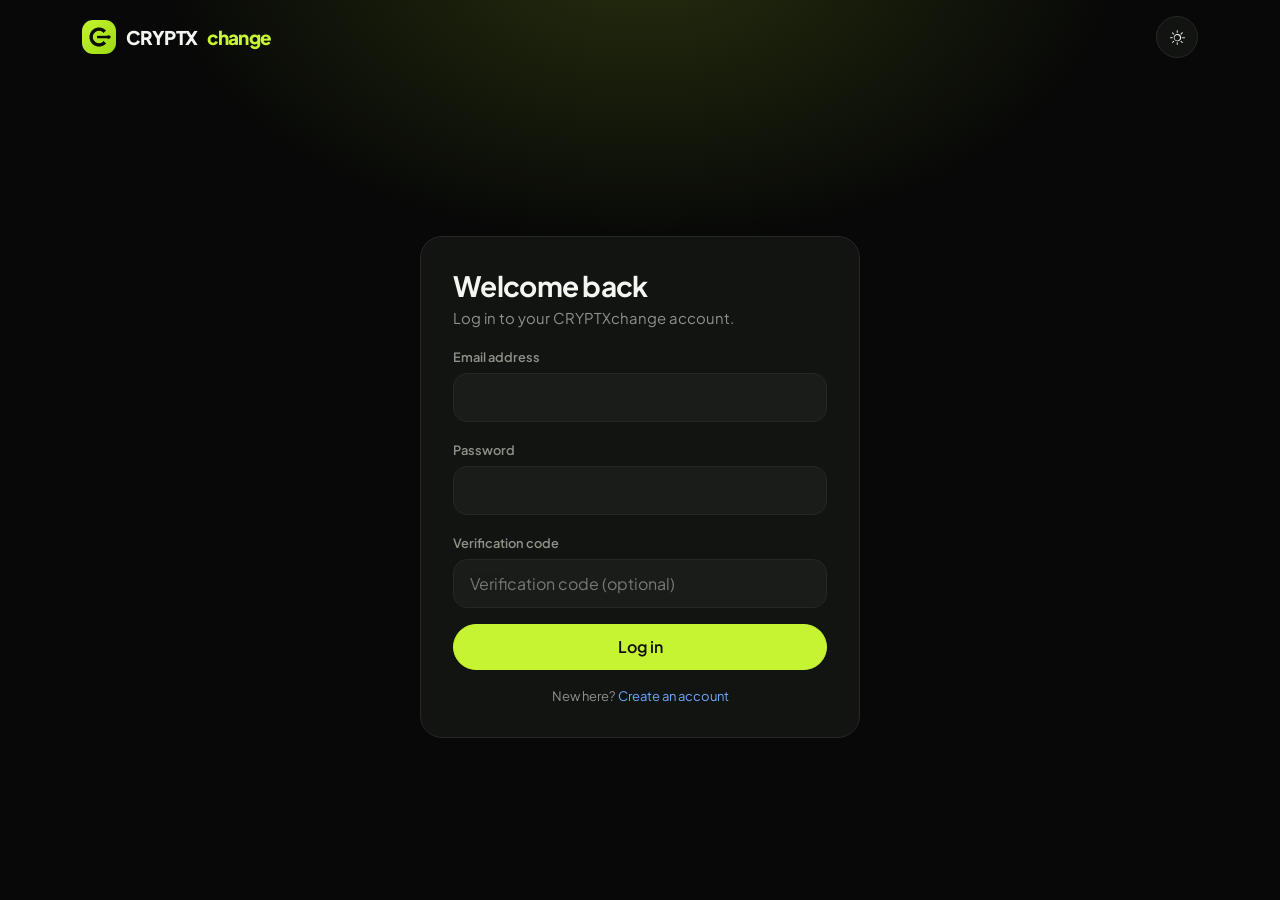
<file: dashboard.html>
<!doctype html><html lang="en" data-bs-theme="dark"><head><meta charset="utf-8"><meta name="viewport" content="width=device-width,initial-scale=1"><title>Dashboard · CRYPTXchange</title><link rel="icon" href="assets/img/favicon.png">
<script>try{document.documentElement.setAttribute('data-bs-theme',localStorage.getItem('cx_theme')||'dark')}catch(e){}</script>
<link rel="preconnect" href="https://fonts.googleapis.com"><link href="https://fonts.googleapis.com/css2?family=Plus+Jakarta+Sans:wght@400;500;600;700;800&display=swap" rel="stylesheet">
<link href="https://cdn.jsdelivr.net/npm/bootstrap@5.3.3/dist/css/bootstrap.min.css" rel="stylesheet">
<link href="https://cdn.jsdelivr.net/npm/bootstrap-icons@1.11.3/font/bootstrap-icons.min.css" rel="stylesheet">
<link href="assets/css/style.css" rel="stylesheet"></head>
<body data-page="dashboard" data-layout="app"><div id="page">
<div class="page-h"><div class="dash-welcome"><h2>Portfolio overview</h2><p>Balances, performance and open positions across your account.</p></div>
<div class="d-flex gap-2 flex-wrap"><a href="deposit.html" class="btn btn-primary"><i class="bi bi-plus-lg me-1"></i>Deposit</a><a href="withdraw.html" class="btn btn-soft">Withdraw</a><a href="spot.html" class="btn btn-soft">Trade</a></div></div>
<div class="dash-grid">
<div class="c3"><div class="cx-card kpi"><span class="icon-box"><i class="bi bi-wallet2"></i></span><div><div class="stat-l">Total balance</div><div class="stat-v" id="dTotal">-</div></div></div></div>
<div class="c3"><div class="cx-card kpi"><span class="icon-box"><i class="bi bi-graph-up-arrow"></i></span><div><div class="stat-l">Portfolio growth</div><div class="stat-v up">+18.4%</div></div></div></div>
<div class="c3"><div class="cx-card kpi"><span class="icon-box"><i class="bi bi-arrow-left-right"></i></span><div><div class="stat-l">Active trades</div><div class="stat-v" id="dTrades">4</div></div></div></div>
<div class="c3"><div class="cx-card kpi"><span class="icon-box"><i class="bi bi-cash-coin"></i></span><div><div class="stat-l">Total profit</div><div class="stat-v">$9,846</div></div></div></div>

<div class="c8"><div class="cx-card"><div class="card-h"><div><h5>Monthly performance</h5><span class="chip-up mt-1"><i class="bi bi-caret-up-fill"></i> +$1,284.20 today</span></div><div class="seg" id="dPerf"><button class="active" data-n="12">12M</button><button data-n="6">6M</button><button data-n="3">3M</button></div></div><canvas class="bar-chart" id="dBars"></canvas><div class="d-flex gap-3 small text-muted mt-2"><span><i class="bi bi-circle-fill up me-1" style="font-size:.6rem"></i>Gained</span><span><i class="bi bi-circle-fill me-1" style="font-size:.6rem;color:var(--surface-3)"></i>Lost</span></div></div></div>
<div class="c4"><div class="cx-card p-0 bn-wrap"><div id="dBanners" class="carousel slide bn-car" data-bs-ride="carousel" data-bs-interval="3800" data-bs-pause="hover" aria-label="Promotions">
<div class="carousel-indicators bn-ind"><button type="button" data-bs-target="#dBanners" data-bs-slide-to="0" class="active" aria-current="true" aria-label="Slide 1"></button><button type="button" data-bs-target="#dBanners" data-bs-slide-to="1" aria-label="Slide 2"></button><button type="button" data-bs-target="#dBanners" data-bs-slide-to="2" aria-label="Slide 3"></button><button type="button" data-bs-target="#dBanners" data-bs-slide-to="3" aria-label="Slide 4"></button></div>
<div class="carousel-inner">
<div class="carousel-item active"><div class="bn bn-stake"><span class="bn-tag">Staking</span><h4>Earn up to <em>18.5% APY</em> on CXT</h4><p>Fixed and flexible plans with loyalty tier boosts.</p><a href="staking.html" class="btn btn-sm bn-btn">Stake now <i class="bi bi-arrow-right ms-1"></i></a></div></div>
<div class="carousel-item"><div class="bn bn-ref"><span class="bn-tag">Referral</span><h4>Invite friends, earn <em>20%</em> for life</h4><p>A share of every trading fee they pay, paid out daily.</p><a href="rewards.html" class="btn btn-sm bn-btn">Invite &amp; earn <i class="bi bi-arrow-right ms-1"></i></a></div></div>
<div class="carousel-item"><div class="bn bn-list"><span class="bn-tag">New listing</span><h4>NOVA Chain <em>lists this week</em></h4><p>Be early. Set a price alert and trade from the first minute.</p><a href="market.html" class="btn btn-sm bn-btn">View market <i class="bi bi-arrow-right ms-1"></i></a></div></div>
<div class="carousel-item"><div class="bn bn-app"><span class="bn-tag">Mobile app</span><h4>Trade anywhere with the <em>CRYPTX app</em></h4><p>Scan the QR on our site for iOS and Android.</p><a href="index.html#app" class="btn btn-sm bn-btn">Get the app <i class="bi bi-arrow-right ms-1"></i></a></div></div>
</div></div></div></div>

<div class="c4"><div class="cx-card"><div class="card-h"><h5>Quick trade</h5></div><div class="seg w-100 mb-3" id="qtSide"><button class="buy active w-50">Buy</button><button class="sell w-50">Sell</button></div>
<label class="form-label">Coin</label><select class="form-select mb-3" id="qtCoin"></select><label class="form-label">Amount (USDT)</label><input type="number" class="form-control mb-2" id="qtAmt" value="100"><div class="small text-muted mb-3">You get about <b class="text-body" id="qtOut">-</b></div><button class="btn btn-up w-100" id="qtBtn">Buy</button></div></div>
<div class="c4"><div class="cx-card"><div class="card-h"><h5>Connected wallets</h5><a href="deposit.html" class="small">Deposit</a></div><div id="dWallets"></div></div></div>
<div class="c4"><div class="card-lime d-flex flex-column"><span class="icon-box mb-3" style="background:rgba(13,15,10,.12);color:var(--on-accent)"><i class="bi bi-piggy-bank"></i></span><h4 class="mb-1">Stake CXT, earn up to 18.5% APY</h4><p class="small mb-3" style="opacity:.75">Fixed plans with loyalty tier boosts. You have staked $8,420 and earned 142.6 CXT so far.</p><div class="small d-flex justify-content-between mb-1"><span>Silver tier</span><b>62% to Gold</b></div><div class="progress mb-3" style="background:rgba(13,15,10,.15)"><div class="progress-bar" style="width:62%;background:var(--on-accent)"></div></div><a href="staking.html" class="btn btn-sm mt-auto align-self-start">Manage staking</a></div></div>

<div class="c7"><div class="cx-card"><div class="card-h"><h5>Market overview</h5><a href="market.html" class="small">View all</a></div><div id="dMarket"></div></div></div>
<div class="c5"><div class="cx-card"><div class="card-h"><h5>Active orders</h5><a href="spot.html" class="small">Trade</a></div><div id="dOrders"></div></div></div>
<div class="c12"><div class="cx-card"><div class="card-h"><h5>Recent activity</h5><a href="history.html" class="small">View history</a></div><div id="dActivity"></div></div></div>
</div>
</div><script src="https://cdn.jsdelivr.net/npm/bootstrap@5.3.3/dist/js/bootstrap.bundle.min.js"></script>
<script src="assets/js/data.js"></script><script src="assets/js/app.js"></script><script src="assets/js/pages.js"></script><script src="assets/js/trade.js"></script></body></html>
</file>
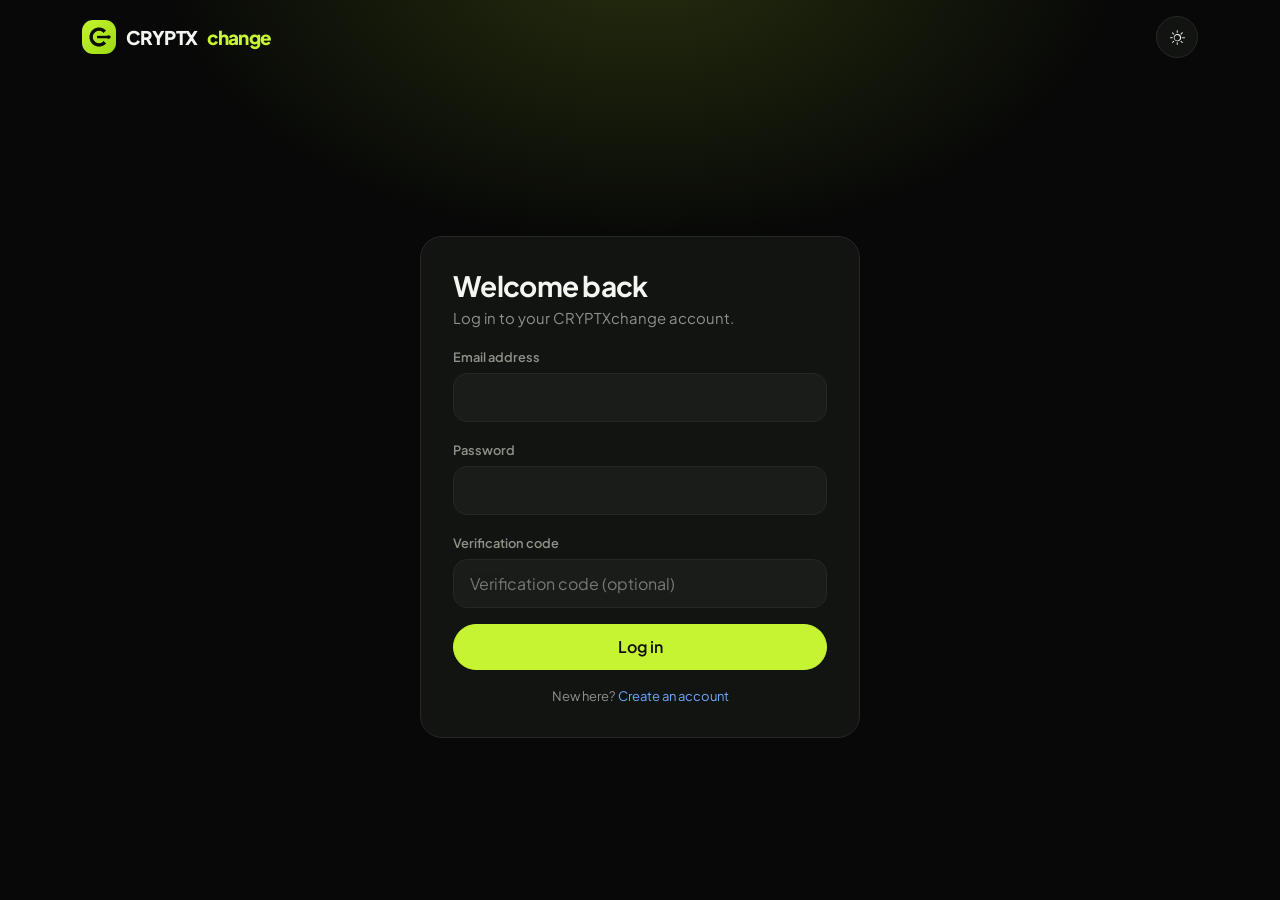
<file: deposit.html>
<!doctype html><html lang="en" data-bs-theme="dark"><head><meta charset="utf-8"><meta name="viewport" content="width=device-width,initial-scale=1"><title>Deposit · CRYPTXchange</title><link rel="icon" href="assets/img/favicon.png">
<script>try{document.documentElement.setAttribute('data-bs-theme',localStorage.getItem('cx_theme')||'dark')}catch(e){}</script>
<link rel="preconnect" href="https://fonts.googleapis.com"><link href="https://fonts.googleapis.com/css2?family=Plus+Jakarta+Sans:wght@400;500;600;700;800&display=swap" rel="stylesheet">
<link href="https://cdn.jsdelivr.net/npm/bootstrap@5.3.3/dist/css/bootstrap.min.css" rel="stylesheet">
<link href="https://cdn.jsdelivr.net/npm/bootstrap-icons@1.11.3/font/bootstrap-icons.min.css" rel="stylesheet">
<link href="assets/css/style.css" rel="stylesheet"></head>
<body data-page="deposit" data-layout="app"><div id="page">
<div class="page-h"><div><h3>Deposit</h3><p>Add crypto to your wallet.</p></div><div></div></div><div class="row g-3"><div class="col-lg-5"><div class="cx-card "><div class="card-h"><h5>Deposit Form</h5></div><form id="depForm" novalidate><div class="mb-3"><label class="form-label">Coin</label><select class="form-select" id="dCoin"></select></div><div class="mb-3"><label class="form-label">Network</label><select class="form-select" id="dNet"><option>Mainnet</option><option>ERC20</option><option>TRC20</option><option>BEP20</option></select></div>
<div class="mb-3"><label class="form-label">Deposit address</label><div class="copy-box"><span id="dAddr" class="flex-grow-1"></span><button type="button" class="btn btn-soft btn-sm" id="dCopy"><i class="bi bi-copy"></i></button></div></div><div class="text-center mb-3"><i class="bi bi-qr-code" style="font-size:7rem"></i></div>
<div class="mb-3"><label class="form-label">Amount (for confirmation)</label><input type="number" step="any" class="form-control" id="dAmt"></div><div class="alert alert-warning small">Send only the selected coin on the selected network. Min deposit: 0.0001.</div><button class="btn btn-primary w-100">I have made the deposit</button></form></div></div><div class="col-lg-7"><div class="cx-card "><div class="card-h"><h5>Recent Deposits</h5></div><div id="depTable"></div></div></div></div>
</div><script src="https://cdn.jsdelivr.net/npm/bootstrap@5.3.3/dist/js/bootstrap.bundle.min.js"></script>
<script src="assets/js/data.js"></script><script src="assets/js/app.js"></script><script src="assets/js/pages.js"></script><script src="assets/js/trade.js"></script></body></html>
</file>
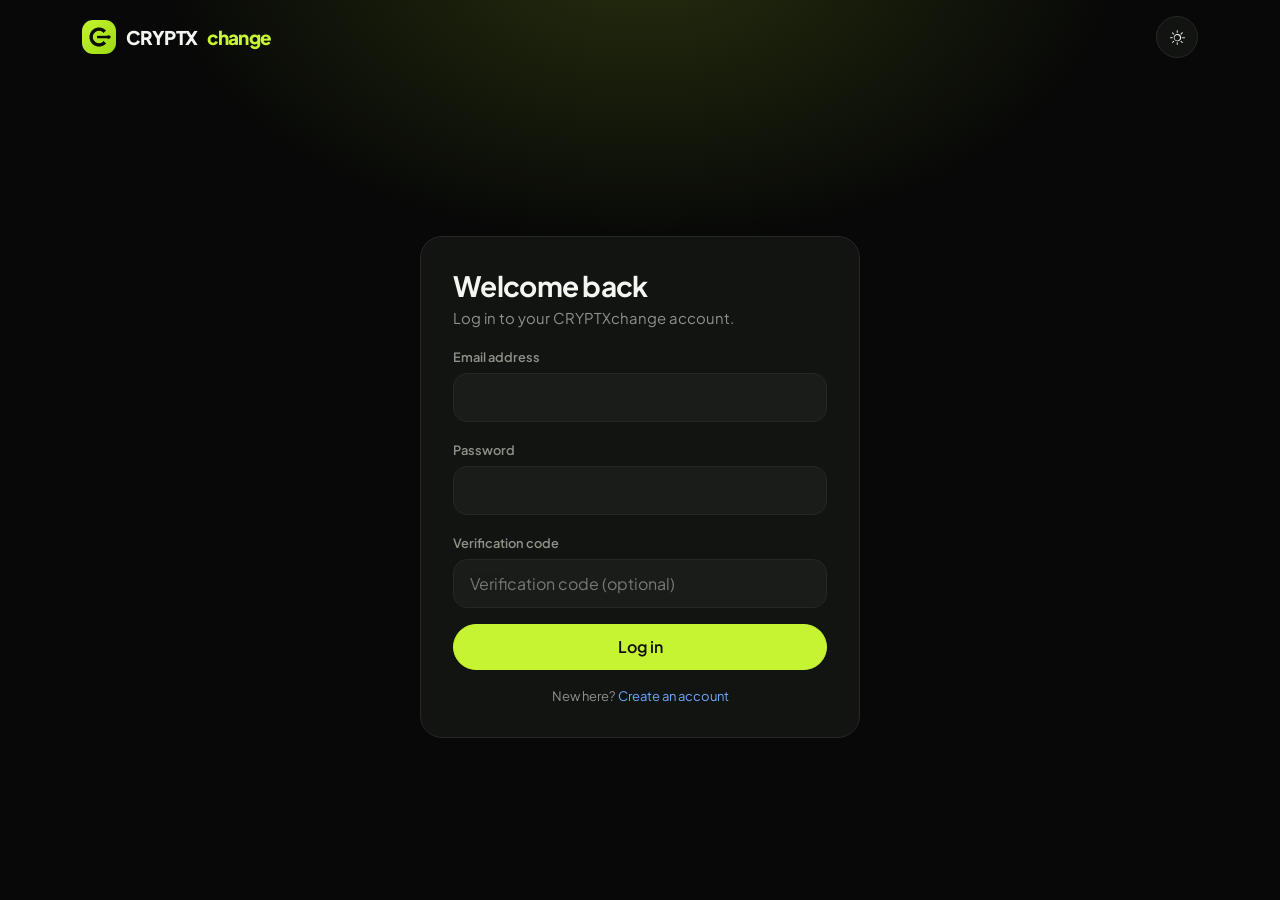
<file: history.html>
<!doctype html><html lang="en" data-bs-theme="dark"><head><meta charset="utf-8"><meta name="viewport" content="width=device-width,initial-scale=1"><title>History · CRYPTXchange</title><link rel="icon" href="assets/img/favicon.png">
<script>try{document.documentElement.setAttribute('data-bs-theme',localStorage.getItem('cx_theme')||'dark')}catch(e){}</script>
<link rel="preconnect" href="https://fonts.googleapis.com"><link href="https://fonts.googleapis.com/css2?family=Plus+Jakarta+Sans:wght@400;500;600;700;800&display=swap" rel="stylesheet">
<link href="https://cdn.jsdelivr.net/npm/bootstrap@5.3.3/dist/css/bootstrap.min.css" rel="stylesheet">
<link href="https://cdn.jsdelivr.net/npm/bootstrap-icons@1.11.3/font/bootstrap-icons.min.css" rel="stylesheet">
<link href="assets/css/style.css" rel="stylesheet"></head>
<body data-page="history" data-layout="app"><div id="page">
<div class="page-h"><div><h3>History</h3><p>All transactions and account activity in one place.</p></div><div><button class="btn btn-soft btn-sm me-1" id="expCsv"><i class="bi bi-filetype-csv"></i> Export CSV</button><button class="btn btn-primary btn-sm" id="expPdf"><i class="bi bi-filetype-pdf"></i> Export PDF</button></div></div><div class="cx-card"><ul class="nav nav-pills-cx mb-3" id="hTabs"></ul><div class="row g-2 mb-3"><div class="col-md-5"><div class="input-group"><span class="input-group-text"><i class="bi bi-search"></i></span><input class="form-control" id="hSearch" placeholder="Search details, asset…"></div></div><div class="col-6 col-md-2"><select class="form-select" id="hStatus"><option value="">All status</option><option>Completed</option><option>Pending</option><option>Failed</option><option>Filled</option><option>Cancelled</option><option>Active</option></select></div><div class="col-6 col-md-2"><select class="form-select" id="hAsset"><option value="">All assets</option></select></div><div class="col-6 col-md-3"><select class="form-select" id="hRange"><option value="0">All time</option><option value="7">Last 7 days</option><option value="30">Last 30 days</option></select></div></div><div id="hTable"></div><div class="small text-muted mt-2" id="hCount"></div></div>
</div><script src="https://cdn.jsdelivr.net/npm/bootstrap@5.3.3/dist/js/bootstrap.bundle.min.js"></script>
<script src="assets/js/data.js"></script><script src="assets/js/app.js"></script><script src="assets/js/pages.js"></script><script src="assets/js/trade.js"></script></body></html>
</file>
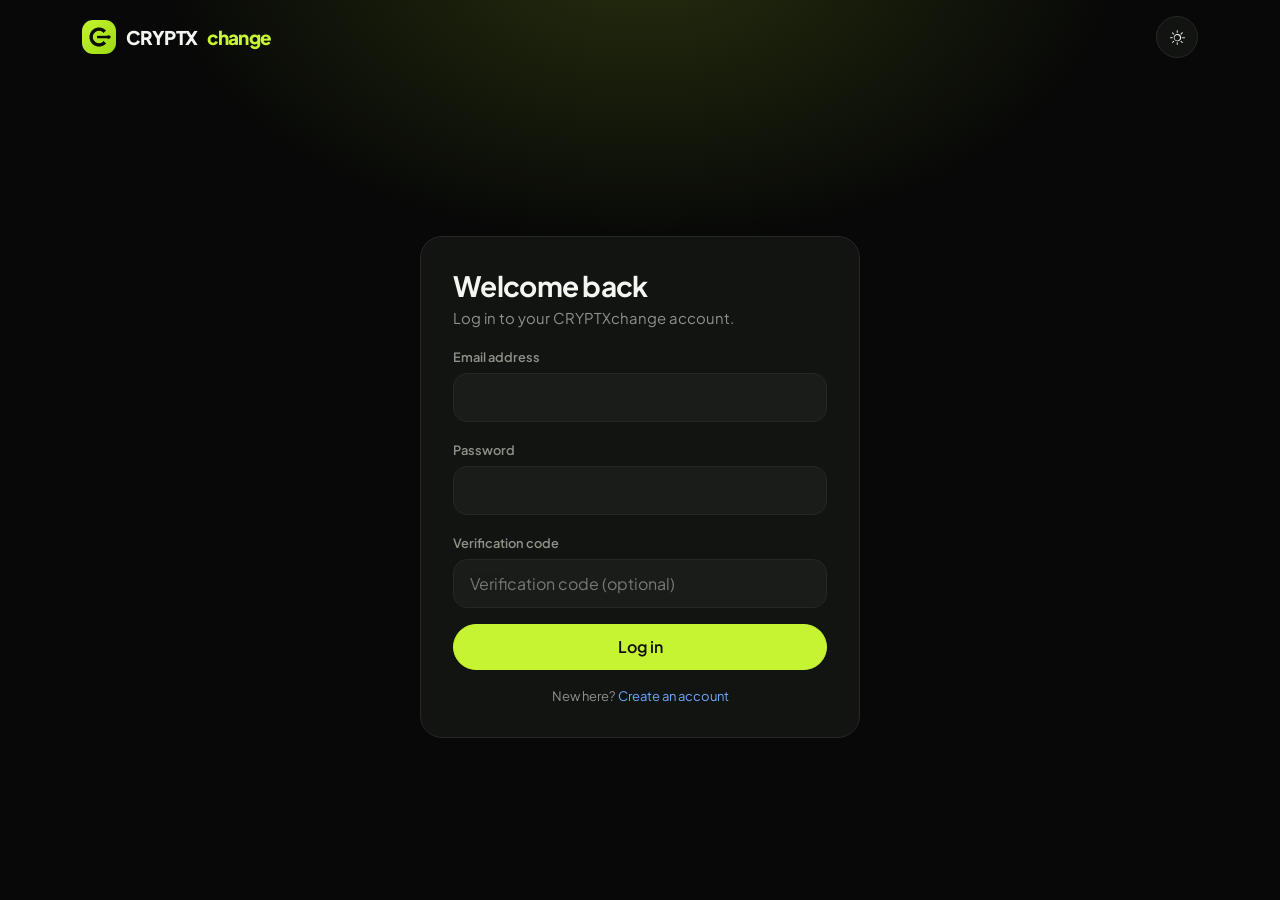
<file: kyc.html>
<!doctype html><html lang="en" data-bs-theme="dark"><head><meta charset="utf-8"><meta name="viewport" content="width=device-width,initial-scale=1"><title>Identification (KYC) · CRYPTXchange</title><link rel="icon" href="assets/img/favicon.png">
<script>try{document.documentElement.setAttribute('data-bs-theme',localStorage.getItem('cx_theme')||'dark')}catch(e){}</script>
<link rel="preconnect" href="https://fonts.googleapis.com"><link href="https://fonts.googleapis.com/css2?family=Plus+Jakarta+Sans:wght@400;500;600;700;800&display=swap" rel="stylesheet">
<link href="https://cdn.jsdelivr.net/npm/bootstrap@5.3.3/dist/css/bootstrap.min.css" rel="stylesheet">
<link href="https://cdn.jsdelivr.net/npm/bootstrap-icons@1.11.3/font/bootstrap-icons.min.css" rel="stylesheet">
<link href="assets/css/style.css" rel="stylesheet"></head>
<body data-page="kyc" data-layout="app"><div id="page">

<div class="grad-card p-4 p-md-5 mb-3"><span class="bdg" style="background:rgba(255,255,255,.2)"><i class="bi bi-person-vcard"></i> Status: <span id="kycStat">Not Verified</span></span><h2 class="text-white mt-2" style="max-width:720px">Complete Your Identity Verification to Unlock Full Access (KYC)</h2><p class="opacity-75 mb-0">It takes under 5 minutes. Your data is encrypted and never shared.</p></div>
<div class="row g-3"><div class="col-lg-7"><div class="cx-card "><div class="card-h"><h5>Identity Verification</h5></div><div class="wiz"><div class="s on">1. Select ID</div><div class="s" id="kw2">2. Details</div><div class="s" id="kw3">3. Review</div></div>
<div class="row g-3 mb-3" id="idOpts"><div class="col-6"><div class="opt sel" data-id="Aadhaar"><i class="bi bi-fingerprint fs-3 text-primary"></i><div class="fw-bold">Aadhaar</div><div class="small text-muted">12-digit Aadhaar number</div></div></div><div class="col-6"><div class="opt" data-id="PAN"><i class="bi bi-credit-card-2-front fs-3 text-primary"></i><div class="fw-bold">PAN Card</div><div class="small text-muted">10-character PAN</div></div></div></div>
<form id="kycForm" novalidate><div class="mb-3"><label class="form-label">Full name (as on ID)</label><input class="form-control" id="kName"></div>
<div class="mb-3"><label class="form-label" id="kNumL">Aadhaar number</label><input class="form-control" id="kNum" inputmode="numeric" maxlength="12" placeholder="1234 5678 9012"></div>
<div class="mb-3"><label class="form-label">Upload ID document</label><input type="file" class="form-control" accept="image/*,.pdf"></div>
<div class="mb-3"><label class="form-label">Date of birth</label><input type="date" class="form-control"></div><button class="btn btn-primary">Submit for verification</button></form></div></div>
<div class="col-lg-5"><div class="cx-card "><div class="card-h"><h5>Unlock Exclusive Perks After Verification</h5></div><div class="d-grid gap-3"><div class="d-flex gap-3"><div class="icon-box"><i class="bi bi-graph-up"></i></div><div><b>Higher limits</b><div class="small text-muted">Withdraw up to $500K / day</div></div></div><div class="d-flex gap-3"><div class="icon-box"><i class="bi bi-gift"></i></div><div><b>Welcome rewards</b><div class="small text-muted">Claim up to 50 USDT bonus</div></div></div><div class="d-flex gap-3"><div class="icon-box"><i class="bi bi-percent"></i></div><div><b>Lower fees</b><div class="small text-muted">Up to 25% trading fee discount</div></div></div><div class="d-flex gap-3"><div class="icon-box"><i class="bi bi-briefcase"></i></div><div><b>OTC &amp; Futures access</b><div class="small text-muted">Priority desk &amp; leverage</div></div></div></div></div></div>
<div class="col-12"><div class="cx-card "><div class="card-h"><h5>FAQ</h5></div><div class="accordion" id="faq"><div class="accordion-item"><h2 class="accordion-header"><button class="accordion-button" data-bs-toggle="collapse" data-bs-target="#f1">Why do I need to complete KYC?</button></h2><div id="f1" class="accordion-collapse collapse show" data-bs-parent="#faq"><div class="accordion-body text-muted">KYC helps us comply with regulations, prevent fraud and unlock higher limits.</div></div></div>
<div class="accordion-item"><h2 class="accordion-header"><button class="accordion-button collapsed" data-bs-toggle="collapse" data-bs-target="#f2">How long does verification take?</button></h2><div id="f2" class="accordion-collapse collapse" data-bs-parent="#faq"><div class="accordion-body text-muted">Most verifications complete within 10 minutes; some may take up to 24 hours.</div></div></div>
<div class="accordion-item"><h2 class="accordion-header"><button class="accordion-button collapsed" data-bs-toggle="collapse" data-bs-target="#f3">Is my data safe?</button></h2><div id="f3" class="accordion-collapse collapse" data-bs-parent="#faq"><div class="accordion-body text-muted">Yes. Documents are encrypted in transit and at rest and are never shared without consent.</div></div></div>
<div class="accordion-item"><h2 class="accordion-header"><button class="accordion-button collapsed" data-bs-toggle="collapse" data-bs-target="#f4">Which documents are accepted?</button></h2><div id="f4" class="accordion-collapse collapse" data-bs-parent="#faq"><div class="accordion-body text-muted">Aadhaar or PAN card. Documents must be clear, valid and in your name.</div></div></div></div></div></div></div>
</div><script src="https://cdn.jsdelivr.net/npm/bootstrap@5.3.3/dist/js/bootstrap.bundle.min.js"></script>
<script src="assets/js/data.js"></script><script src="assets/js/app.js"></script><script src="assets/js/pages.js"></script><script src="assets/js/trade.js"></script></body></html>
</file>
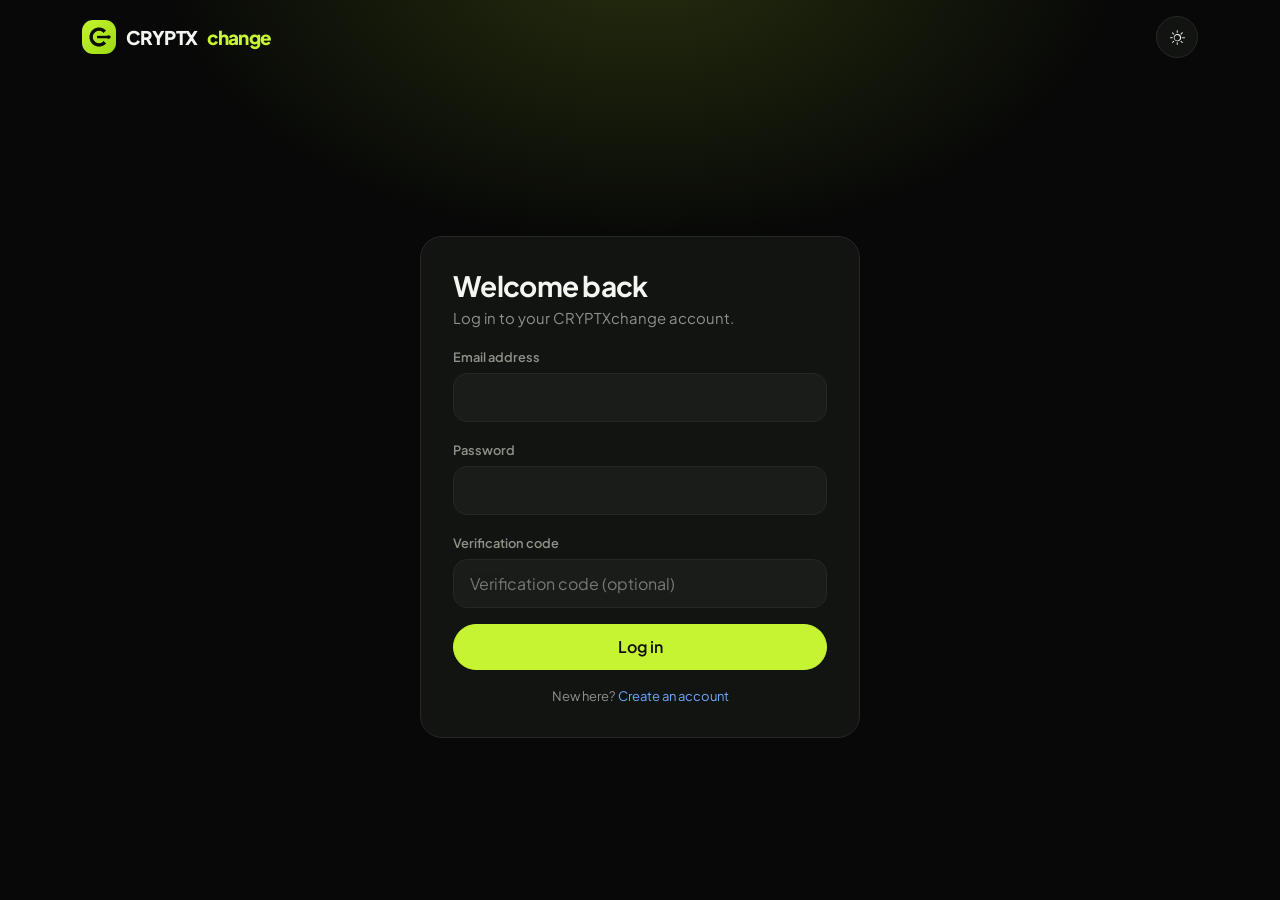
<file: login.html>
<!doctype html><html lang="en" data-bs-theme="dark"><head><meta charset="utf-8"><meta name="viewport" content="width=device-width,initial-scale=1"><title>Log in · CRYPTXchange</title><link rel="icon" href="assets/img/favicon.png">
<script>try{document.documentElement.setAttribute('data-bs-theme',localStorage.getItem('cx_theme')||'dark')}catch(e){}</script>
<link rel="preconnect" href="https://fonts.googleapis.com"><link href="https://fonts.googleapis.com/css2?family=Plus+Jakarta+Sans:wght@400;500;600;700;800&display=swap" rel="stylesheet">
<link href="https://cdn.jsdelivr.net/npm/bootstrap@5.3.3/dist/css/bootstrap.min.css" rel="stylesheet">
<link href="https://cdn.jsdelivr.net/npm/bootstrap-icons@1.11.3/font/bootstrap-icons.min.css" rel="stylesheet">
<link href="assets/css/style.css" rel="stylesheet"></head>
<body data-page="login" data-layout="auth"><div id="page">
<div class="auth-card cx-card" style="height:auto">
<h3 class="mb-1">Welcome back</h3><p class="text-muted">Log in to your CRYPTXchange account.</p>
<form id="loginForm" novalidate>
<div class="mb-3"><label class="form-label">Email address</label><input type="email" class="form-control" id="lgEmail"></div>
<div class="mb-3"><label class="form-label">Password</label><input type="password" class="form-control" id="lgPass"></div>
<div class="mb-3"><label class="form-label">Verification code</label><input class="form-control" id="lgCode" inputmode="numeric" maxlength="6" placeholder="Verification code (optional)"></div>

<button class="btn btn-primary w-100">Log in</button></form>
<p class="text-center small text-muted mt-3 mb-0">New here? <a href="signup.html">Create an account</a></p></div>
</div><script src="https://cdn.jsdelivr.net/npm/bootstrap@5.3.3/dist/js/bootstrap.bundle.min.js"></script>
<script src="assets/js/data.js"></script><script src="assets/js/app.js"></script><script src="assets/js/pages.js"></script><script src="assets/js/trade.js"></script></body></html>
</file>
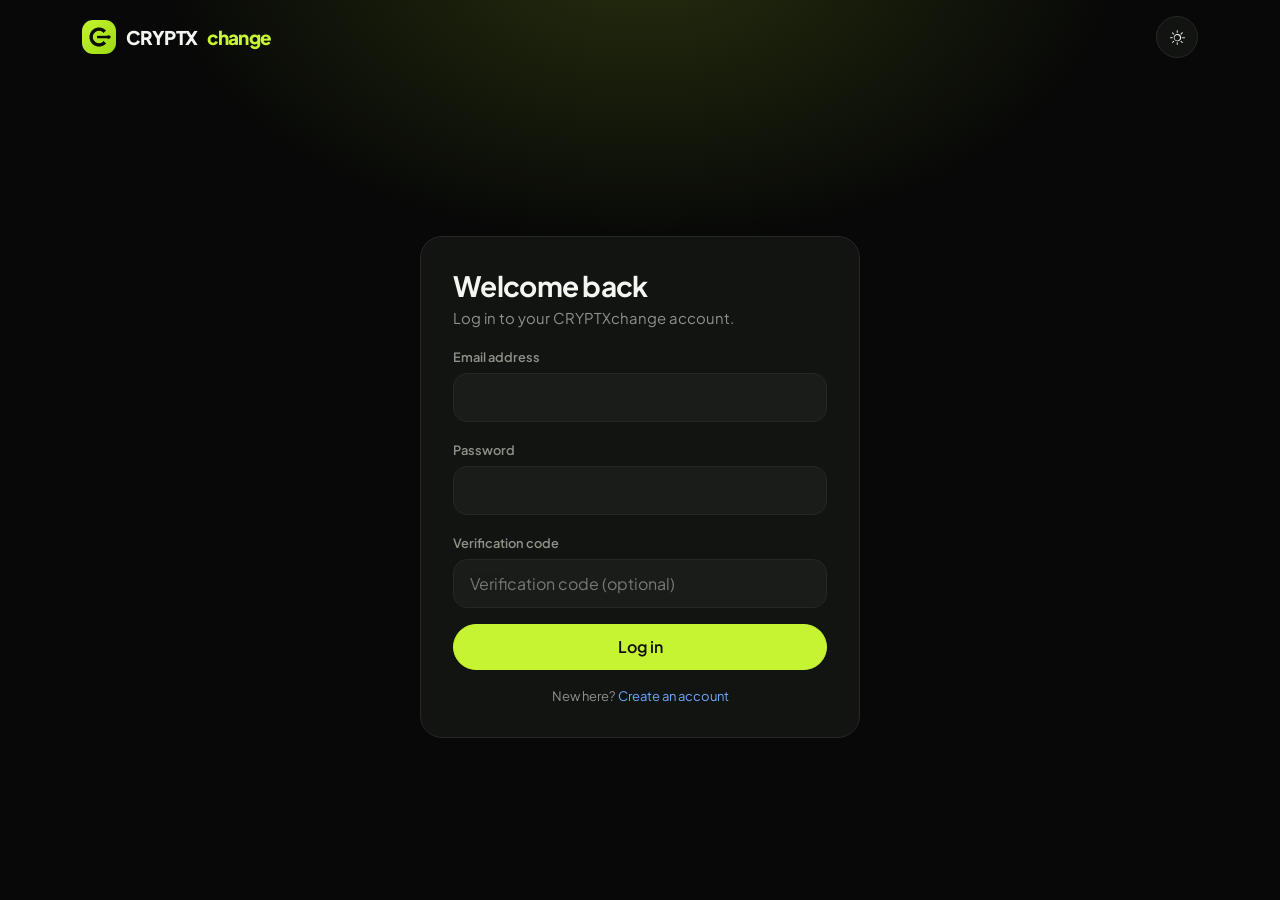
<file: profile.html>
<!doctype html><html lang="en" data-bs-theme="dark"><head><meta charset="utf-8"><meta name="viewport" content="width=device-width,initial-scale=1"><title>Profile · CRYPTXchange</title><link rel="icon" href="assets/img/favicon.png">
<script>try{document.documentElement.setAttribute('data-bs-theme',localStorage.getItem('cx_theme')||'dark')}catch(e){}</script>
<link rel="preconnect" href="https://fonts.googleapis.com"><link href="https://fonts.googleapis.com/css2?family=Plus+Jakarta+Sans:wght@400;500;600;700;800&display=swap" rel="stylesheet">
<link href="https://cdn.jsdelivr.net/npm/bootstrap@5.3.3/dist/css/bootstrap.min.css" rel="stylesheet">
<link href="https://cdn.jsdelivr.net/npm/bootstrap-icons@1.11.3/font/bootstrap-icons.min.css" rel="stylesheet">
<link href="assets/css/style.css" rel="stylesheet"></head>
<body data-page="profile" data-layout="app"><div id="page">
<div class="page-h"><div><h3>Profile</h3><p>Your personal information.</p></div><div></div></div><div class="row g-3"><div class="col-lg-8"><div class="cx-card "><div class="card-h"><h5>User Information</h5></div><div class="d-flex align-items-center gap-3 mb-3"><span class="avatar" style="width:64px;height:64px;font-size:1.4rem">AK</span><div><h5 class="mb-0" id="pName">Arun Kumar</h5><div class="text-muted small">UID 20481937</div></div></div>
<form id="profForm" novalidate><div class="row g-3"><div class="col-md-6"><label class="form-label">Name</label><input class="form-control" id="prN" value="Arun Kumar" disabled></div><div class="col-md-6"><label class="form-label">Email Address</label><input type="email" class="form-control" id="prE" value="arun.kumar@mail.com" disabled></div><div class="col-12"><label class="form-label">Address</label><textarea class="form-control" id="prA" rows="2" disabled>12, Anna Nagar Main Road, Madurai, Tamil Nadu 625020, India</textarea></div></div><div class="mt-3"><button type="button" class="btn btn-soft" id="prEdit">Edit</button> <button class="btn btn-primary d-none" id="prSave">Save</button></div></form></div></div><div class="col-lg-4 d-grid gap-3"><div class="cx-card "><div class="card-h"><h5>KYC Information</h5></div><div class="d-flex justify-content-between mb-2"><span class="text-muted">Status</span><span class="bdg bdg-warning">Pending</span></div><div class="d-flex justify-content-between mb-2"><span class="text-muted">ID type</span><b>Aadhaar</b></div><div class="d-flex justify-content-between mb-3"><span class="text-muted">Level</span><b>Level 1</b></div><a href="kyc.html" class="btn btn-primary btn-sm w-100">Complete verification</a></div><div class="cx-card "><div class="card-h"><h5>Referral Information</h5></div><div class="d-flex justify-content-between mb-2"><span class="text-muted">Code</span><b>CX7A9K</b></div><div class="d-flex justify-content-between mb-2"><span class="text-muted">Invited</span><b>6</b></div><div class="d-flex justify-content-between mb-3"><span class="text-muted">Earnings</span><b class="up">$184.60</b></div><a href="rewards.html" class="btn btn-soft btn-sm w-100">View rewards</a></div></div></div>
</div><script src="https://cdn.jsdelivr.net/npm/bootstrap@5.3.3/dist/js/bootstrap.bundle.min.js"></script>
<script src="assets/js/data.js"></script><script src="assets/js/app.js"></script><script src="assets/js/pages.js"></script><script src="assets/js/trade.js"></script></body></html>
</file>
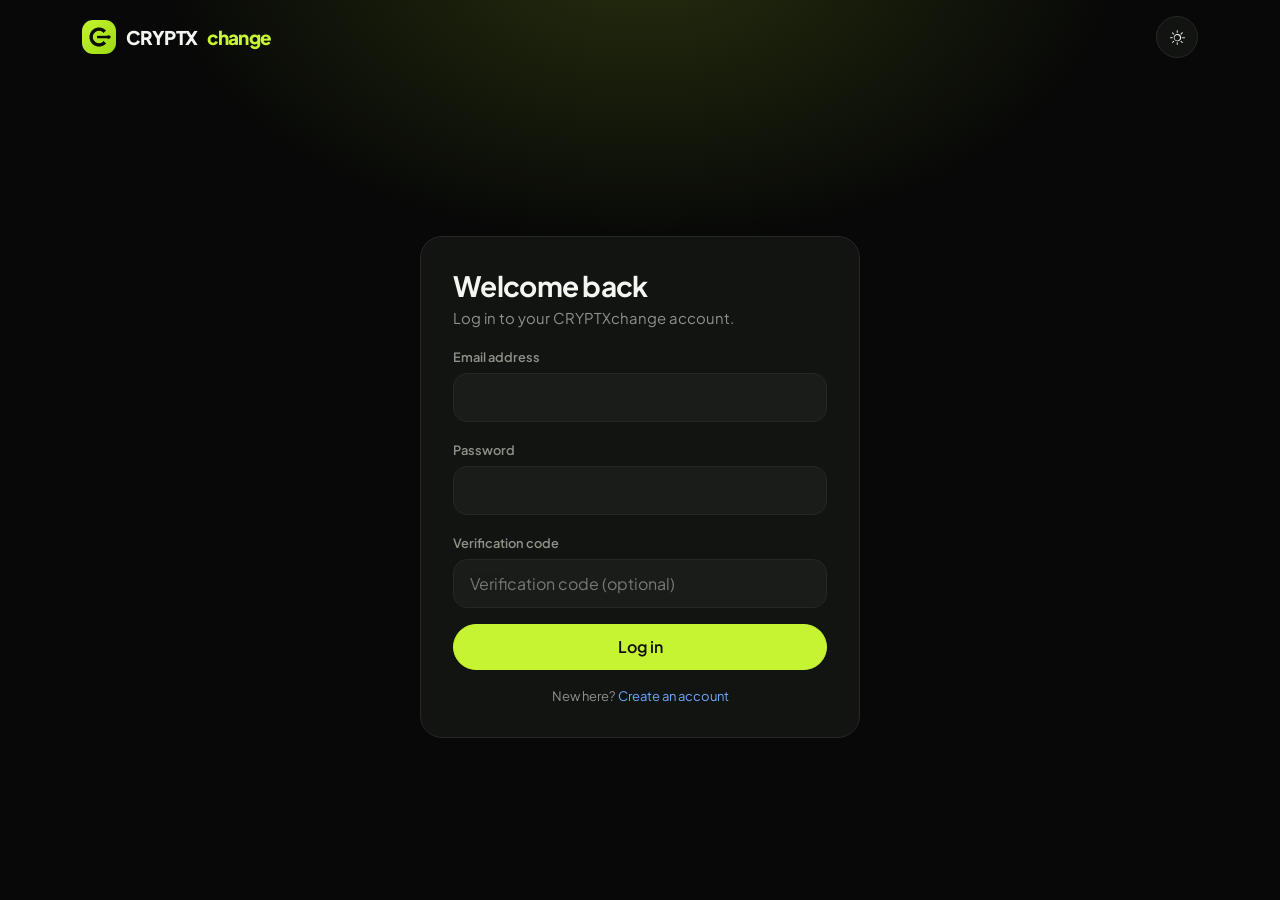
<file: rewards.html>
<!doctype html><html lang="en" data-bs-theme="dark"><head><meta charset="utf-8"><meta name="viewport" content="width=device-width,initial-scale=1"><title>My Rewards · CRYPTXchange</title><link rel="icon" href="assets/img/favicon.png">
<script>try{document.documentElement.setAttribute('data-bs-theme',localStorage.getItem('cx_theme')||'dark')}catch(e){}</script>
<link rel="preconnect" href="https://fonts.googleapis.com"><link href="https://fonts.googleapis.com/css2?family=Plus+Jakarta+Sans:wght@400;500;600;700;800&display=swap" rel="stylesheet">
<link href="https://cdn.jsdelivr.net/npm/bootstrap@5.3.3/dist/css/bootstrap.min.css" rel="stylesheet">
<link href="https://cdn.jsdelivr.net/npm/bootstrap-icons@1.11.3/font/bootstrap-icons.min.css" rel="stylesheet">
<link href="assets/css/style.css" rel="stylesheet"></head>
<body data-page="rewards" data-layout="app"><div id="page">
<div class="page-h"><div><h3>My Rewards</h3><p>Invite friends and earn commissions.</p></div><div></div></div><div class="row g-3"><div class="col-lg-7"><div class="cx-card "><div class="card-h"><h5>Referral Information</h5></div><div class="row g-3 mb-3"><div class="col-sm-4"><div class="stat-l">Friends invited</div><div class="stat-v">6</div></div><div class="col-sm-4"><div class="stat-l">Commission rate</div><div class="stat-v">20%</div></div><div class="col-sm-4"><div class="stat-l">Referral code</div><div class="stat-v">CX7A9K</div></div></div><label class="form-label">Your referral link</label><div class="copy-box"><span class="flex-grow-1">https://cryptxchange.com/r/CX7A9K</span><button class="btn btn-primary btn-sm" data-copy="https://cryptxchange.com/r/CX7A9K">Copy</button></div></div></div><div class="col-lg-5"><div class="grad-card h-100"><div class="stat-l text-white opacity-75">Referral Earnings</div><div class="stat-v text-white" style="font-size:2.2rem">$184.60</div><div class="opacity-75 small">This month: $42.10 · Pending: $12.40</div><canvas class="spark mt-3" id="refSpark" style="height:70px"></canvas></div></div>
<div class="col-lg-5"><div class="cx-card "><div class="card-h"><h5>Available Rewards</h5></div><div id="rwList"></div></div></div><div class="col-lg-7"><div class="cx-card "><div class="card-h"><h5>Referral Earnings Breakdown</h5></div><div id="refTable"></div></div></div></div>
</div><script src="https://cdn.jsdelivr.net/npm/bootstrap@5.3.3/dist/js/bootstrap.bundle.min.js"></script>
<script src="assets/js/data.js"></script><script src="assets/js/app.js"></script><script src="assets/js/pages.js"></script><script src="assets/js/trade.js"></script></body></html>
</file>
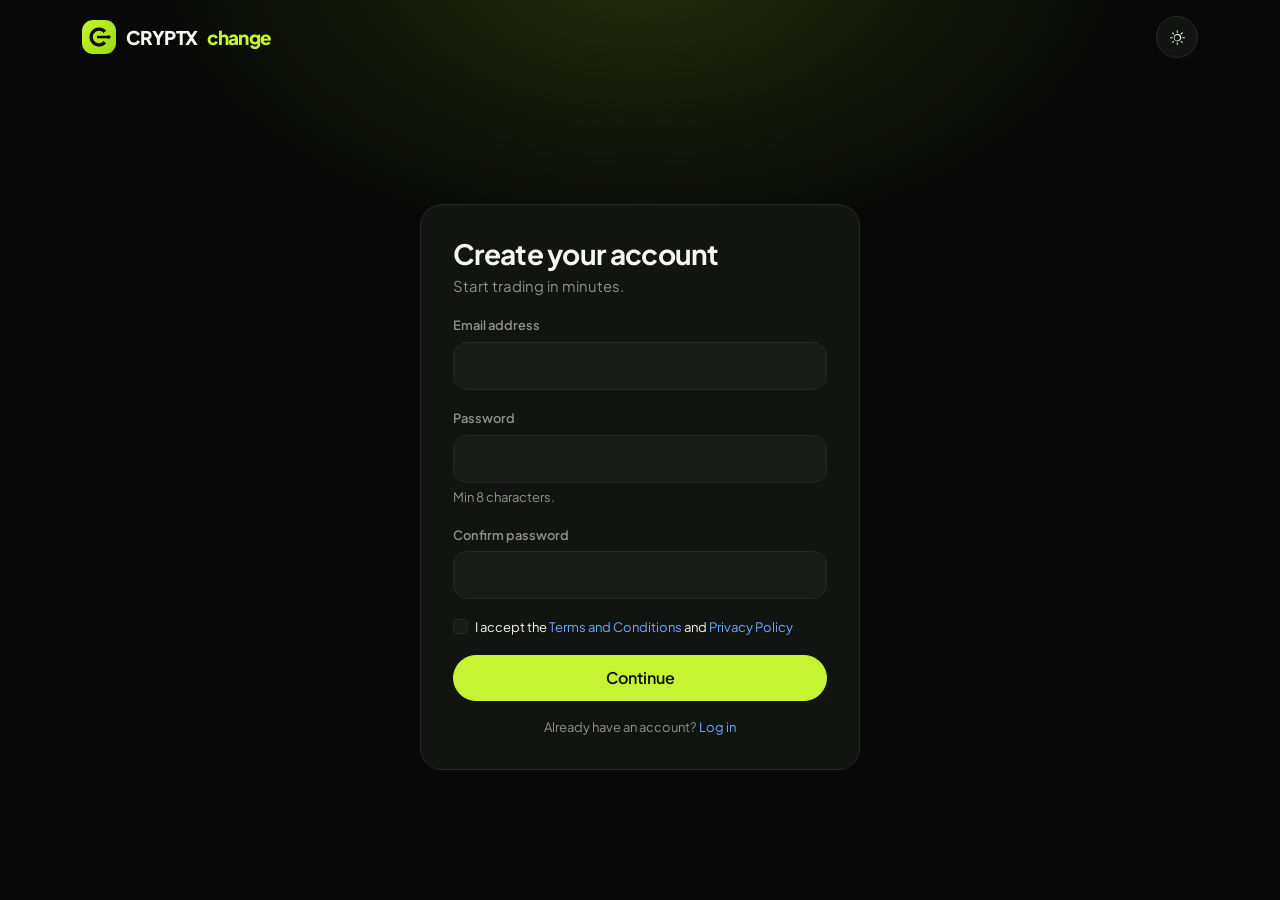
<file: signup.html>
<!doctype html><html lang="en" data-bs-theme="dark"><head><meta charset="utf-8"><meta name="viewport" content="width=device-width,initial-scale=1"><title>Sign up · CRYPTXchange</title><link rel="icon" href="assets/img/favicon.png">
<script>try{document.documentElement.setAttribute('data-bs-theme',localStorage.getItem('cx_theme')||'dark')}catch(e){}</script>
<link rel="preconnect" href="https://fonts.googleapis.com"><link href="https://fonts.googleapis.com/css2?family=Plus+Jakarta+Sans:wght@400;500;600;700;800&display=swap" rel="stylesheet">
<link href="https://cdn.jsdelivr.net/npm/bootstrap@5.3.3/dist/css/bootstrap.min.css" rel="stylesheet">
<link href="https://cdn.jsdelivr.net/npm/bootstrap-icons@1.11.3/font/bootstrap-icons.min.css" rel="stylesheet">
<link href="assets/css/style.css" rel="stylesheet"></head>
<body data-page="signup" data-layout="auth"><div id="page">
<div class="auth-card cx-card" style="height:auto">
<div id="su1"><h3 class="mb-1">Create your account</h3><p class="text-muted">Start trading in minutes.</p>
<form id="signupForm" novalidate>
<div class="mb-3"><label class="form-label">Email address</label><input type="email" class="form-control" id="suEmail"></div>
<div class="mb-3"><label class="form-label">Password</label><input type="password" class="form-control" id="suPass"><div class="form-text">Min 8 characters.</div></div>
<div class="mb-3"><label class="form-label">Confirm password</label><input type="password" class="form-control" id="suPass2"></div>
<div class="form-check mb-3"><input class="form-check-input" type="checkbox" id="suTerms"><label class="form-check-label small" for="suTerms">I accept the <a href="#" data-legal="Terms &amp; Conditions">Terms and Conditions</a> and <a href="#" data-legal="Privacy Policy">Privacy Policy</a></label></div>
<button class="btn btn-primary w-100">Continue</button></form>
<p class="text-center small text-muted mt-3 mb-0">Already have an account? <a href="login.html">Log in</a></p></div></div>
</div><script src="https://cdn.jsdelivr.net/npm/bootstrap@5.3.3/dist/js/bootstrap.bundle.min.js"></script>
<script src="assets/js/data.js"></script><script src="assets/js/app.js"></script><script src="assets/js/pages.js"></script><script src="assets/js/trade.js"></script></body></html>
</file>
<file: assets/css/style.css>
/* CRYPTXchange design system v2 — dark-first, lime accent, large radii, pill controls */
:root,[data-bs-theme=light]{
 --bg:#eceee7;--surface:#ffffff;--surface-2:#f3f4ef;--surface-3:#e7e9e1;--text:#0e100b;--muted:#6c7166;--border:#dfe2d8;
 --accent:#c6f432;--accent-d:#aedf12;--on-accent:#0d0f0a;
 --primary:#3f7300;--primary-d:#2f5800;--primary-soft:rgba(110,170,0,.13);
 --inv:#0e100b;--on-inv:#ffffff;
 --up:#2f8a00;--down:#d9392f;--warn:#b7791f;--r:22px;--r-sm:14px;--sh:0 1px 2px rgba(20,24,10,.04),0 12px 32px -12px rgba(20,24,10,.12);
 --side-w:272px}
[data-bs-theme=dark]{
 --bg:#070807;--surface:#121412;--surface-2:#1a1c19;--surface-3:#232622;--text:#f4f6f0;--muted:#8d9288;--border:#252823;
 --primary:#c6f432;--primary-d:#aedf12;--primary-soft:rgba(198,244,50,.11);
 --inv:#f4f6f0;--on-inv:#0d0f0a;--up:#c6f432;--down:#ff6a5c;--warn:#f2b84b;--sh:none}
:root{--bs-body-bg:var(--bg);--bs-body-color:var(--text);--bs-border-color:var(--border);--bs-secondary-color:var(--muted);--bs-tertiary-bg:var(--surface-2);--bs-primary:var(--primary);--bs-primary-rgb:110,170,0;--bs-link-color:var(--primary);--bs-link-hover-color:var(--primary-d);
 --bs-font-sans-serif:'Plus Jakarta Sans','Inter',system-ui,-apple-system,'Segoe UI',Roboto,sans-serif}
[data-bs-theme=dark]{--bs-primary-rgb:198,244,50}
body{background:var(--bg);color:var(--text);font-family:var(--bs-font-sans-serif);-webkit-font-smoothing:antialiased;font-size:.93rem}
h1,h2,h3,h4,h5,h6{letter-spacing:-.025em;font-weight:700}
a{text-decoration:none}.text-muted,.text-secondary{color:var(--muted)!important}.text-primary{color:var(--primary)!important}
.up{color:var(--up)!important}.down{color:var(--down)!important}.text-warning{color:var(--warn)!important}
hr{border-color:var(--border);opacity:1}.border{border-color:var(--border)!important}
::selection{background:var(--accent);color:var(--on-accent)}
/* buttons — pill */
.btn{border-radius:999px;font-weight:600;padding:.62rem 1.25rem;border-width:1px;transition:background .15s,color .15s,border-color .15s,transform .1s}
.btn:active{transform:scale(.98)}.btn-sm{padding:.4rem .95rem;font-size:.84rem}.btn-lg{padding:.85rem 1.7rem}
.btn-primary{--bs-btn-bg:var(--accent);--bs-btn-border-color:var(--accent);--bs-btn-color:var(--on-accent);--bs-btn-hover-bg:var(--accent-d);--bs-btn-hover-border-color:var(--accent-d);--bs-btn-hover-color:var(--on-accent);--bs-btn-active-bg:var(--accent-d);--bs-btn-active-border-color:var(--accent-d);--bs-btn-active-color:var(--on-accent);--bs-btn-disabled-bg:var(--surface-3);--bs-btn-disabled-border-color:var(--surface-3);--bs-btn-disabled-color:var(--muted)}
.btn-outline-primary{--bs-btn-color:var(--text);--bs-btn-border-color:var(--border);--bs-btn-hover-bg:var(--accent);--bs-btn-hover-border-color:var(--accent);--bs-btn-hover-color:var(--on-accent)}
.btn-outline-danger{--bs-btn-color:var(--down);--bs-btn-border-color:color-mix(in srgb,var(--down) 45%,transparent);--bs-btn-hover-bg:var(--down);--bs-btn-hover-border-color:var(--down);--bs-btn-hover-color:#fff}
.btn-soft{background:var(--surface-2);color:var(--text);border:1px solid var(--border)}.btn-soft:hover{background:var(--inv);color:var(--on-inv);border-color:var(--inv)}
.btn-dark-pill{background:var(--inv);color:var(--on-inv);border:0}
.btn-light{--bs-btn-bg:var(--accent);--bs-btn-border-color:var(--accent);--bs-btn-color:var(--on-accent);--bs-btn-hover-bg:#fff;--bs-btn-hover-color:#000}
.btn-up{background:var(--accent);color:var(--on-accent);border:0}.btn-down{background:var(--down);color:#fff;border:0}.btn-up:hover{color:var(--on-accent);filter:brightness(.94)}.btn-down:hover{color:#fff;filter:brightness(1.08)}
/* forms */
.form-control,.form-select{background-color:var(--surface-2);border:1px solid var(--border);border-radius:14px;padding:.7rem 1rem;color:var(--text)}
.form-control::placeholder{color:var(--muted);opacity:.8}.form-control:disabled{background:var(--surface-2);opacity:.7}
.form-control:focus,.form-select:focus{background-color:var(--surface-2);color:var(--text);border-color:var(--accent);box-shadow:0 0 0 3px color-mix(in srgb,var(--accent) 24%,transparent)}
.form-label{font-size:.8rem;font-weight:600;color:var(--muted);margin-bottom:.4rem}
.input-group-text{background:var(--surface-2);border:1px solid var(--border);color:var(--muted);border-radius:14px}
.input-group>.form-control:not(:last-child),.input-group>.form-select:not(:last-child){border-top-right-radius:0;border-bottom-right-radius:0}
.input-group>.input-group-text:first-child{border-radius:14px 0 0 14px}
textarea.form-control{border-radius:16px}.form-range{accent-color:var(--accent)}
.form-check-input{background-color:var(--surface-2);border-color:var(--border)}
.form-check-input:checked{background-color:var(--accent);border-color:var(--accent)}
.form-check-input:focus{border-color:var(--accent);box-shadow:0 0 0 3px color-mix(in srgb,var(--accent) 24%,transparent)}
.form-switch .form-check-input{width:2.6em;height:1.4em}
/* PNG replacements for Bootstrap's built-in SVG glyphs */
[data-bs-theme] .form-select{--bs-form-select-bg-img:url(../img/ui/chevron.png);background-size:18px 18px;background-position:right .85rem center}
[data-bs-theme] .form-check-input:checked[type=checkbox]{--bs-form-check-bg-image:url(../img/ui/check-dark.png)}
[data-bs-theme] .form-check-input:checked[type=radio]{--bs-form-check-bg-image:url(../img/ui/dot-dark.png)}
[data-bs-theme] .form-switch .form-check-input,[data-bs-theme] .form-switch .form-check-input:focus{--bs-form-switch-bg:url(../img/ui/dot-gray.png);background-size:contain}
[data-bs-theme] .form-switch .form-check-input:checked{--bs-form-switch-bg:url(../img/ui/dot-dark.png)}
[data-bs-theme] .accordion{--bs-accordion-btn-icon:url(../img/ui/chevron.png);--bs-accordion-btn-active-icon:url(../img/ui/chevron.png);--bs-accordion-btn-icon-width:1.2rem}
[data-bs-theme] .accordion-button::after{filter:none}
[data-bs-theme] .btn-close{--bs-btn-close-bg:url(../img/ui/close.png);filter:none;opacity:.9;background-size:1.1rem}
.modal-content,.dropdown-menu,.offcanvas,.accordion-item{background:var(--surface);border:1px solid var(--border);color:var(--text)}
.modal-content{border-radius:26px}.modal-header,.modal-footer{border-color:var(--border)}.modal-backdrop{--bs-backdrop-opacity:.65}
.dropdown-menu{border-radius:18px;box-shadow:0 20px 50px -16px rgba(0,0,0,.5);padding:.45rem}.dropdown-item{border-radius:12px;color:var(--text);padding:.5rem .8rem}.dropdown-item:hover{background:var(--surface-2);color:var(--text)}
.accordion{--bs-accordion-bg:var(--surface);--bs-accordion-color:var(--text);--bs-accordion-border-color:var(--border);--bs-accordion-btn-bg:var(--surface);--bs-accordion-active-bg:var(--surface-2);--bs-accordion-active-color:var(--text);--bs-accordion-btn-color:var(--text);--bs-accordion-btn-focus-box-shadow:none}
.accordion-item{border-radius:18px!important;margin-bottom:.6rem;overflow:hidden}
/* cards */
.cx-card{background:var(--surface);border:1px solid var(--border);border-radius:var(--r);padding:1.4rem;box-shadow:var(--sh);height:100%}
.cx-card>.card-h{display:flex;align-items:center;justify-content:space-between;gap:.5rem;margin-bottom:1.1rem;flex-wrap:wrap}
.card-h h5,.card-h h6{margin:0;font-size:1.02rem}.card-h a.small{color:var(--muted);font-weight:600}.card-h a.small:hover{color:var(--text)}
.stat-v{font-size:1.75rem;font-weight:800;letter-spacing:-.03em;line-height:1.15}.stat-l{font-size:.8rem;color:var(--muted)}
.icon-box{width:46px;height:46px;border-radius:50%;background:var(--surface-3);color:var(--text);display:inline-flex;align-items:center;justify-content:center;font-size:1.2rem;flex:none}
.coin{width:30px;height:30px;border-radius:50%;object-fit:cover;flex:none;display:inline-block;vertical-align:middle;background:var(--surface-3)}
.wal{width:42px;height:42px;border-radius:12px;object-fit:cover;flex:none}
.bdg{display:inline-block;padding:.24rem .7rem;border-radius:999px;font-size:.72rem;font-weight:700}
.bdg-success{background:color-mix(in srgb,var(--up) 16%,transparent);color:var(--up)}.bdg-warning{background:color-mix(in srgb,var(--warn) 18%,transparent);color:var(--warn)}.bdg-danger{background:color-mix(in srgb,var(--down) 16%,transparent);color:var(--down)}.bdg-primary,.bdg-info{background:var(--primary-soft);color:var(--primary)}.bdg-secondary{background:var(--surface-3);color:var(--muted)}
/* tables */
.table{--bs-table-bg:transparent;--bs-table-color:var(--text);--bs-table-border-color:var(--border);--bs-table-hover-bg:var(--surface-2);--bs-table-hover-color:var(--text);margin:0;vertical-align:middle}
.table thead th{font-size:.76rem;color:var(--muted);font-weight:600;border-bottom:1px solid var(--border);white-space:nowrap;padding-bottom:.7rem}
.table td{white-space:nowrap;font-size:.9rem;padding:.8rem .5rem}.table th{padding-left:.5rem;padding-right:.5rem}.table>:not(:last-child)>:last-child>*{border-bottom-color:var(--border)}
.tbl-wrap{overflow-x:auto}
.nav-pills-cx{gap:.4rem;flex-wrap:nowrap;overflow-x:auto;padding-bottom:2px}
.nav-pills-cx .nav-link{border-radius:999px;color:var(--muted);font-weight:600;font-size:.86rem;padding:.5rem 1.15rem;white-space:nowrap;background:var(--surface-2);border:1px solid var(--border)}
.nav-pills-cx .nav-link.active{background:var(--accent);border-color:var(--accent);color:var(--on-accent)}
.nav-pills-cx .nav-link:hover:not(.active){color:var(--text);background:var(--surface-3)}
.seg{display:inline-flex;background:var(--surface-2);border:1px solid var(--border);border-radius:999px;padding:4px;gap:2px}
.seg button{border:0;background:transparent;color:var(--muted);font-weight:600;padding:.42rem 1.1rem;border-radius:999px;font-size:.86rem}
.seg button.active{background:var(--inv);color:var(--on-inv)}.seg button.active.buy{background:var(--accent);color:var(--on-accent)}.seg button.active.sell{background:var(--down);color:#fff}
.pill-tabs{display:flex;gap:.45rem;flex-wrap:wrap}.pill-tabs a,.pill-tabs button{border:1px solid var(--border);background:var(--surface-2);color:var(--muted);border-radius:999px;padding:.5rem 1.1rem;font-weight:600;font-size:.86rem}.pill-tabs .on{background:var(--accent);border-color:var(--accent);color:var(--on-accent)}
/* ---------- app shell ---------- */
.app-side{position:fixed;top:0;left:0;bottom:0;width:var(--side-w);background:var(--surface);border-right:1px solid var(--border);padding:1.25rem 1rem;overflow-y:auto;z-index:1030;transition:transform .25s;display:flex;flex-direction:column}
.brand{display:flex;align-items:center;gap:.6rem;font-weight:800;font-size:1.18rem;color:var(--text);letter-spacing:-.04em}.brand img{width:34px;height:34px;border-radius:11px}.brand b{color:var(--primary);font-weight:800}
.side-welcome{margin:1.4rem .4rem 1.1rem}.side-welcome h4{font-size:1.55rem;line-height:1.1;margin:0 0 .3rem}.side-welcome p{font-size:.78rem;color:var(--muted);margin:0}
.side-sec{font-size:.7rem;font-weight:700;color:var(--muted);letter-spacing:.06em;text-transform:uppercase;margin:1.1rem .75rem .4rem}
.side-link{display:flex;align-items:center;gap:.75rem;padding:.62rem .9rem;border-radius:999px;color:var(--muted);font-weight:600;font-size:.88rem;margin-bottom:2px;transition:background .15s,color .15s}
.side-link i{font-size:1.05rem;width:1.1rem;text-align:center}.side-link:hover{background:var(--surface-2);color:var(--text)}
.side-link.active{background:var(--inv);color:var(--on-inv)}
.side-group{margin-bottom:2px}
.side-gh{width:100%;display:flex;align-items:center;gap:.75rem;padding:.62rem .9rem;border:0;background:transparent;border-radius:999px;color:var(--muted);font-weight:600;font-size:.88rem;text-align:left}
.side-gh i.lead{font-size:1.05rem;width:1.1rem;text-align:center}.side-gh:hover{background:var(--surface-2);color:var(--text)}
.side-gh .chev{margin-left:auto;font-size:.8rem;transition:transform .25s}
.side-group.open>.side-gh{color:var(--text)}.side-group.open>.side-gh .chev{transform:rotate(180deg)}
.side-group.has-active>.side-gh i.lead{color:var(--primary)}
.side-sub{display:grid;grid-template-rows:0fr;transition:grid-template-rows .28s ease}.side-group.open>.side-sub{grid-template-rows:1fr}
.side-sub>div{overflow:hidden;min-height:0}
.side-sub ul{list-style:none;margin:.15rem 0 .35rem 1.55rem;padding:0 0 0 .55rem;border-left:2px solid var(--border)}
.side-sub a{position:relative;display:block;padding:.46rem .85rem;margin:1px 0;border-radius:12px;color:var(--muted);font-weight:600;font-size:.84rem}
.side-sub a:hover{color:var(--text);background:var(--surface-2)}
.side-sub a.active{color:var(--text);background:var(--surface-2)}
.side-sub a.active::before{content:"";position:absolute;left:calc(-.55rem - 2px);top:20%;bottom:20%;width:2px;background:var(--accent);border-radius:2px}
.side-foot{margin-top:auto;padding-top:1rem}
.side-promo{background:url(../img/ui/tex-green.png) center/cover;border-radius:20px;padding:1rem;color:#fff;margin-bottom:.8rem;border:1px solid var(--border)}
.side-promo b{display:block;font-size:.9rem}.side-promo span{font-size:.75rem;opacity:.75}
.app-main{margin-left:var(--side-w);min-height:100vh;display:flex;flex-direction:column}
.app-top{position:sticky;top:0;z-index:1020;background:color-mix(in srgb,var(--bg) 82%,transparent);backdrop-filter:blur(14px);padding:.9rem 1.75rem;display:flex;align-items:center;gap:.75rem}
.app-top .input-group .form-control,.app-top .input-group .input-group-text{background:var(--surface);border-radius:999px}
.app-top .input-group>.input-group-text:first-child{border-radius:999px 0 0 999px;padding-left:1rem}.app-top .input-group>.form-control{border-radius:0 999px 999px 0!important}
.app-body{padding:.5rem 1.75rem 1.75rem;flex:1}.app-body.flush{padding:.5rem .9rem .9rem}
.icon-btn{width:42px;height:42px;border-radius:50%;border:1px solid var(--border);background:var(--surface);color:var(--text);display:inline-flex;align-items:center;justify-content:center;position:relative}
.icon-btn:hover{background:var(--surface-3)}.dot{position:absolute;top:9px;right:10px;width:9px;height:9px;border-radius:50%;background:var(--accent);border:2px solid var(--surface)}
.avatar{width:42px;height:42px;border-radius:50%;background:var(--accent);color:var(--on-accent);font-weight:800;display:inline-flex;align-items:center;justify-content:center;font-size:.9rem}
.pub-nav{position:sticky;top:0;z-index:1020;background:color-mix(in srgb,var(--bg) 80%,transparent);backdrop-filter:blur(14px)}
.pub-nav .nav-a{color:var(--muted);font-weight:600;padding:.5rem 1rem;border-radius:999px}.pub-nav .nav-a:hover{color:var(--text)}.pub-nav .nav-a.active{background:var(--accent);color:var(--on-accent)}
.footer{background:var(--surface);border-top:1px solid var(--border);padding:3rem 0 1.5rem;margin-top:2rem}
.footer a{color:var(--muted);display:block;padding:.2rem 0;font-size:.9rem}.footer a:hover{color:var(--text)}.footer h6{font-size:.85rem;margin-bottom:.7rem}
.app-foot{padding:1rem 1.75rem;color:var(--muted);font-size:.8rem;display:flex;justify-content:space-between;flex-wrap:wrap;gap:.5rem}.app-foot a{color:var(--muted)}
.page-h{display:flex;justify-content:space-between;align-items:flex-end;gap:1rem;flex-wrap:wrap;margin-bottom:1.4rem}.page-h h3{margin:0;font-size:1.7rem;font-weight:800}.page-h p{margin:.2rem 0 0;color:var(--muted)}
/* ---------- landing ---------- */
.hero{background:radial-gradient(900px 480px at 88% -8%,color-mix(in srgb,var(--accent) 22%,transparent),transparent 62%);padding:4.5rem 0 3rem}
.hero h1{font-size:clamp(2.3rem,5vw,3.9rem);line-height:1.04;font-weight:800;letter-spacing:-.04em}.hero h1 span{background:var(--accent);color:var(--on-accent);padding:0 .25em;border-radius:.25em}
.grad-card{background:url(../img/ui/tex-green.png) center/cover,#0f1a0c;color:#fff;border-radius:var(--r);padding:1.6rem;position:relative;overflow:hidden;border:1px solid rgba(255,255,255,.07)}
.grad-card.alt{background:url(../img/ui/tex-dark.png) center/cover,#101210}.grad-card.alt2{background:url(../img/ui/tex-green.png) center/cover,#0f1a0c}
.grad-card .opacity-75{color:#fff}
.card-lime{background:url(../img/ui/tex-lime.png) center/cover,var(--accent);color:var(--on-accent);border-radius:var(--r);padding:1.4rem;position:relative;overflow:hidden;height:100%}
.card-lime .btn{background:var(--on-accent);color:var(--accent);border:0}
.sec{padding:3rem 0}.sec h2{font-size:clamp(1.6rem,3vw,2.4rem);font-weight:800}
.bento{display:grid;grid-template-columns:repeat(12,1fr);gap:1rem}
.bento>*{grid-column:span 4}.bento .w6{grid-column:span 6}.bento .w8{grid-column:span 8}.bento .w12{grid-column:span 12}
@media(max-width:991px){.bento>*,.bento .w6,.bento .w8{grid-column:span 6}}@media(max-width:575px){.bento>*,.bento .w6,.bento .w8{grid-column:span 12}}
.spark{width:100%;height:44px;display:block}
.step-n{width:38px;height:38px;border-radius:50%;background:var(--accent);color:var(--on-accent);display:inline-flex;align-items:center;justify-content:center;font-weight:800}
.wiz{display:flex;gap:.5rem;margin-bottom:1.5rem}.wiz .s{flex:1;text-align:center;font-size:.84rem;font-weight:600;color:var(--muted);padding-bottom:.6rem;border-bottom:3px solid var(--border);border-radius:2px}.wiz .s.on{color:var(--text);border-color:var(--accent)}
.auth-wrap{min-height:100vh;display:flex;flex-direction:column;background:radial-gradient(700px 420px at 50% -5%,color-mix(in srgb,var(--accent) 16%,transparent),transparent 70%)}
.auth-card{max-width:440px;width:100%;margin:auto;padding:2rem}
.otp{display:flex;gap:.5rem;justify-content:center}.otp input{width:50px;height:58px;text-align:center;font-size:1.4rem;font-weight:700;padding:0}
.quote-box{background:var(--primary-soft);border:1px dashed var(--primary);border-radius:18px;padding:1rem}
.tier{border:1px solid var(--border);border-radius:var(--r);padding:1.15rem;background:var(--surface);height:100%}.tier.cur{border-color:var(--accent);background:var(--primary-soft)}
.opt{cursor:pointer;border:1px solid var(--border);border-radius:18px;padding:1rem;background:var(--surface);transition:.15s;height:100%}.opt:hover{border-color:var(--muted)}.opt.sel{border-color:var(--accent);background:var(--primary-soft);box-shadow:0 0 0 1px var(--accent)}
.progress{background:var(--surface-3);height:8px;border-radius:99px}.progress-bar{border-radius:99px}
/* ---------- trading ---------- */
.tr-grid{display:grid;gap:.6rem;font-size:.8rem}
.tr-panel{background:var(--surface);border:1px solid var(--border);border-radius:18px;padding:.8rem;min-width:0}
.tr-panel h6{font-size:.8rem;margin:0 0 .4rem;font-weight:700}
.spot-grid{grid-template-columns:270px minmax(0,1fr) 300px}.fut-grid{grid-template-columns:minmax(0,1fr) 250px 300px}
@media(max-width:1199px){.spot-grid{grid-template-columns:240px minmax(0,1fr)}.spot-grid .col-r{grid-column:1/-1}.fut-grid{grid-template-columns:minmax(0,1fr) 240px}.fut-grid .col-r{grid-column:1/-1}}
@media(max-width:767px){.spot-grid,.fut-grid{grid-template-columns:minmax(0,1fr)}}
.ob-row{display:grid;grid-template-columns:1fr 1fr 1fr;font-family:ui-monospace,Menlo,monospace;font-size:.74rem;padding:1px 4px;cursor:pointer;position:relative}
.ob-row:hover{background:var(--surface-2)}.ob-row span:nth-child(2){text-align:right}.ob-row span:nth-child(3){text-align:right;color:var(--muted)}
.ob-head{color:var(--muted);font-size:.7rem}.ob-mid{font-size:1.15rem;font-weight:700;padding:.3rem 4px}
.ob-bar{position:absolute;right:0;top:0;bottom:0;opacity:.14;z-index:0}.ob-row>span{position:relative;z-index:1}
canvas.chart{width:100%;height:340px;display:block}
.tr-tabs{display:flex;gap:1.1rem;border-bottom:1px solid var(--border);margin-bottom:.5rem;overflow-x:auto}
.tr-tabs button{background:none;border:0;border-bottom:2px solid transparent;color:var(--muted);padding:.4rem 0;font-weight:600;font-size:.82rem;white-space:nowrap}
.tr-tabs button.active{color:var(--text);border-color:var(--accent)}
.tr-scroll{max-height:300px;overflow-y:auto}.range-sm{accent-color:var(--accent)}
.pair-row{display:grid;grid-template-columns:1.3fr 1fr 1fr;padding:4px 6px;font-size:.78rem;cursor:pointer;border-radius:8px;align-items:center}.pair-row:hover{background:var(--surface-2)}
.empty{text-align:center;color:var(--muted);padding:2rem}
.copy-box{display:flex;gap:.5rem;align-items:center;background:var(--surface-2);border:1px solid var(--border);border-radius:16px;padding:.7rem .9rem;word-break:break-all;font-family:ui-monospace,Menlo,monospace;font-size:.84rem}
#toasts{position:fixed;right:1rem;bottom:1rem;z-index:3000;display:flex;flex-direction:column;gap:.5rem}
.cx-toast{background:var(--accent);color:var(--on-accent);padding:.75rem 1.15rem;border-radius:999px;font-weight:700;font-size:.86rem;box-shadow:0 12px 30px rgba(0,0,0,.35);animation:tin .25s}
@keyframes tin{from{opacity:0;transform:translateY(8px)}}
#trade{padding:.5rem}.auth-wrap #main>#page{width:100%;display:flex;padding:1rem}.my-n3{margin-top:-1.1rem;margin-bottom:-1.1rem}
/* ---------- dashboard ---------- */
.dash-grid{display:grid;grid-template-columns:repeat(12,minmax(0,1fr));gap:1rem}
.dash-grid>.c4{grid-column:span 4}.dash-grid>.c5{grid-column:span 5}.dash-grid>.c6{grid-column:span 6}.dash-grid>.c7{grid-column:span 7}.dash-grid>.c8{grid-column:span 8}.dash-grid>.c12{grid-column:span 12}.dash-grid>.c3{grid-column:span 3}
@media(max-width:1199px){.dash-grid>.c4,.dash-grid>.c5,.dash-grid>.c6,.dash-grid>.c7,.dash-grid>.c8,.dash-grid>.c3{grid-column:span 12}}
.kpi{display:flex;align-items:center;gap:.9rem}.kpi .icon-box{background:var(--surface-3)}.kpi .stat-v{font-size:1.5rem}
.hero-bal{background:var(--surface);border:1px solid var(--border);border-radius:var(--r);padding:1.6rem;height:100%;display:flex;flex-direction:column}
.hero-bal .big{font-size:clamp(2.2rem,4vw,3.2rem);font-weight:800;letter-spacing:-.045em;line-height:1}
.chip-up{display:inline-flex;align-items:center;gap:.3rem;background:var(--accent);color:var(--on-accent);border-radius:999px;padding:.25rem .7rem;font-weight:700;font-size:.78rem}
.alloc-grid{display:grid;grid-template-columns:repeat(4,1fr);gap:.55rem}
.alloc-grid .tile{aspect-ratio:1;border-radius:50%;display:flex;align-items:center;justify-content:center;background:var(--surface-3)}.alloc-grid .tile img{width:62%;height:62%;border-radius:50%}
.wallet-row{display:flex;align-items:center;gap:.8rem;padding:.7rem;border:1px solid var(--border);border-radius:18px;background:var(--surface-2)}
.wallet-row+.wallet-row{margin-top:.5rem}.wallet-row>.flex-grow-1{min-width:0}.wallet-row .small{display:block;overflow:hidden;text-overflow:ellipsis;white-space:nowrap}.wallet-row .bdg,.wallet-row .btn{flex:none}
.dash-welcome h2{font-size:clamp(1.7rem,3vw,2.3rem);font-weight:800;margin:0}
.bar-chart{width:100%;height:230px;display:block}
@media(max-width:991px){.app-side{transform:translateX(-100%)}.app-side.open{transform:none;box-shadow:0 0 0 100vmax rgba(0,0,0,.6)}.app-main{margin-left:0}.app-body{padding:.5rem 1rem 1rem}.app-top{padding:.8rem 1rem}}
@media(prefers-reduced-motion:reduce){*{transition:none!important;animation:none!important}}
:focus-visible{outline:2px solid var(--accent);outline-offset:2px}

/* ---------- coin dropdown ---------- */
.csel{position:relative;min-width:0}.csel.open{z-index:1060}
.csel-native{display:none!important}
.csel-btn{display:flex!important;align-items:center;gap:.55rem;text-align:left;cursor:pointer;width:100%;color:var(--text);white-space:nowrap;overflow:hidden}
.csel-btn .coin{width:24px;height:24px}.csel-btn.form-select-sm .coin{width:20px;height:20px}
.csel-btn b{font-weight:700}.csel-btn .nm{display:none;color:var(--muted);font-size:.84rem;overflow:hidden;text-overflow:ellipsis}.csel.wide .csel-btn .nm{display:inline}
.csel.open .csel-btn{border-color:var(--accent);box-shadow:0 0 0 3px color-mix(in srgb,var(--accent) 24%,transparent)}
.csel-menu{position:absolute;top:calc(100% + 6px);left:0;min-width:100%;width:300px;max-width:calc(100vw - 2rem);z-index:1060;background:var(--surface);border:1px solid var(--border);border-radius:18px;box-shadow:0 24px 60px -18px rgba(0,0,0,.55);padding:.55rem;display:none}
.csel.open .csel-menu{display:block;animation:tin .15s}.csel.end .csel-menu{left:auto;right:0}
.csel-q{border-radius:999px;padding:.45rem .9rem}
.csel-list{max-height:262px;overflow-y:auto;margin-top:.4rem}
.csel-opt{display:flex;align-items:center;gap:.7rem;width:100%;padding:.5rem .6rem;border:0;background:transparent;border-radius:12px;color:var(--text);text-align:left}
.csel-opt[hidden]{display:none}.csel-opt:hover,.csel-opt:focus-visible{background:var(--surface-2)}.csel-opt.on{background:var(--primary-soft)}
.csel-opt .coin{width:28px;height:28px}.csel-t{display:flex;flex-direction:column;line-height:1.15;min-width:0}.csel-t b{font-size:.88rem}.csel-t small{color:var(--muted);font-size:.74rem}
.csel-p{margin-left:auto;font-size:.78rem;color:var(--muted);font-variant-numeric:tabular-nums}
.csel-none{display:none;text-align:center;color:var(--muted);padding:1rem;font-size:.85rem}
.csel-all{display:inline-flex;align-items:center;justify-content:center;color:var(--muted);font-size:.8rem}
.csel-all+*{margin-left:0}

:root{--ph-chart:url(../img/photos/chart.jpg);--ph-trader:url(../img/photos/trader.jpg);--ph-laptop:url(../img/photos/laptop.jpg);--ph-towers:url(../img/photos/towers.jpg);--ph-skyline:url(../img/photos/skyline.jpg)}

/* native + custom select arrow (pure CSS, no icon font needed) */
[data-bs-theme] .form-select,[data-bs-theme] .csel-btn{background-image:linear-gradient(45deg,transparent 50%,var(--text) 50%),linear-gradient(135deg,var(--text) 50%,transparent 50%)!important;background-position:calc(100% - 20px) 54%,calc(100% - 14px) 54%!important;background-size:6px 6px,6px 6px!important;background-repeat:no-repeat!important;padding-right:2.4rem!important;cursor:pointer}
[data-bs-theme] .form-select-sm,[data-bs-theme] .csel-btn.form-select-sm{background-position:calc(100% - 17px) 54%,calc(100% - 11px) 54%!important;padding-right:2rem!important}
.csel.open .csel-btn{background-image:linear-gradient(135deg,transparent 50%,var(--accent) 50%),linear-gradient(45deg,var(--accent) 50%,transparent 50%)!important}

/* ---------- dashboard banner carousel (photo backgrounds) ---------- */
.bn-wrap{overflow:hidden;min-height:340px;border-radius:var(--r)}
.bn-car,.bn-car .carousel-inner,.bn-car .carousel-item{height:100%}
.bn{position:relative;height:100%;min-height:340px;padding:1.7rem 1.6rem 3rem;display:flex;flex-direction:column;align-items:flex-start;color:#fff;background-size:cover!important;background-position:center!important}
.bn h4{font-size:1.5rem;line-height:1.15;font-weight:800;max-width:15em;margin:.9rem 0 .5rem}.bn h4 em{font-style:normal;color:var(--accent)}
.bn p{font-size:.86rem;opacity:.85;max-width:26ch;margin-bottom:1.1rem}
.bn-tag{display:inline-block;font-size:.7rem;font-weight:700;letter-spacing:.06em;text-transform:uppercase;padding:.25rem .7rem;border-radius:999px;background:rgba(255,255,255,.16);backdrop-filter:blur(6px)}
.bn-btn{margin-top:auto;background:var(--accent);color:#0d0f0a;border:0}.bn-btn:hover{background:#fff;color:#000}
.bn-stake{background:linear-gradient(180deg,rgba(7,9,5,.35),rgba(7,9,5,.9) 85%),var(--ph-chart)}
.bn-ref{background:linear-gradient(180deg,rgba(7,9,5,.3),rgba(7,9,5,.9) 85%),var(--ph-laptop)}
.bn-list{background:linear-gradient(180deg,rgba(7,9,5,.3),rgba(7,9,5,.9) 85%),var(--ph-trader)}
.bn-app{background:linear-gradient(180deg,rgba(7,9,5,.3),rgba(7,9,5,.9) 85%),var(--ph-skyline)}
.bn-ind{margin:0 0 .9rem 1.6rem;justify-content:flex-start;z-index:3}
.bn-ind button{width:8px!important;height:8px!important;border-radius:50%;border:0!important;background:#fff!important;opacity:.45;margin:0 4px 0 0!important;transition:width .25s,opacity .25s}
.bn-ind button.active{width:26px!important;border-radius:8px;opacity:1}

/* ---------- store buttons ---------- */
.store-btn{display:inline-flex;align-items:center;gap:.7rem;padding:.6rem 1.2rem .6rem 1rem;border-radius:14px;background:#0b0c0a;color:#fff!important;border:1px solid rgba(255,255,255,.22);line-height:1.1;transition:transform .15s,border-color .15s,background .15s}
.store-btn:hover{transform:translateY(-2px);border-color:var(--accent);background:#151713}
.store-btn i{font-size:1.65rem}.store-btn span{display:flex;flex-direction:column;font-size:1.02rem;font-weight:700;letter-spacing:-.01em;text-align:left}.store-btn small{font-size:.64rem;font-weight:500;opacity:.75;letter-spacing:.02em}
.store-btn.store-sm{padding:.4rem .9rem .4rem .75rem;border-radius:11px;gap:.5rem}.store-btn.store-sm i{font-size:1.2rem}.store-btn.store-sm span{font-size:.78rem}.store-btn.store-sm small{font-size:.55rem}
[data-bs-theme=light] .store-btn{border-color:#0b0c0a}
.footer a.store-btn{display:inline-flex;color:#fff!important;padding:.4rem .9rem .4rem .75rem}

/* ---------- landing page ---------- */
.lp-sec{padding:5.5rem 0}.lp-sec h2{font-size:clamp(1.8rem,3.4vw,2.7rem);font-weight:800;letter-spacing:-.035em;margin-bottom:.7rem}
.lp-head{max-width:42rem;margin:0 auto 3rem;text-align:center}.lp-head p{margin:0;font-size:1.04rem}
.lp-eyebrow{display:inline-block;font-size:.74rem;font-weight:800;letter-spacing:.1em;text-transform:uppercase;color:var(--primary);margin-bottom:.8rem}
.lp-hero{position:relative;padding:5rem 0 0;overflow:hidden;text-align:center}
.lp-hero-img{position:absolute;inset:0;background:var(--ph-skyline) center top/cover;opacity:.32}
[data-bs-theme=light] .lp-hero-img{opacity:.16}
.lp-hero-ov{position:absolute;inset:0;background:radial-gradient(700px 380px at 50% 0%,color-mix(in srgb,var(--accent) 20%,transparent),transparent 70%),linear-gradient(180deg,color-mix(in srgb,var(--bg) 55%,transparent) 0%,var(--bg) 92%)}
.lp-pill{display:inline-flex;align-items:center;gap:.6rem;padding:.3rem .9rem .3rem .3rem;border:1px solid var(--border);background:color-mix(in srgb,var(--surface) 80%,transparent);backdrop-filter:blur(8px);border-radius:999px;font-size:.82rem;font-weight:600;color:var(--text);margin-bottom:1.6rem}
.lp-pill:hover{border-color:var(--accent);color:var(--text)}.lp-pill .bi{color:var(--muted)}
.lp-new{background:var(--accent);color:var(--on-accent);border-radius:999px;padding:.12rem .65rem;font-size:.72rem;font-weight:800}
.lp-h1{font-size:clamp(2.5rem,6vw,4.6rem);line-height:1.03;font-weight:800;letter-spacing:-.045em;margin:0 auto 1.2rem;max-width:15ch}
.lp-grad{background:linear-gradient(95deg,var(--primary) 10%,#27d3a2 95%);-webkit-background-clip:text;background-clip:text;color:transparent}
[data-bs-theme=light] .lp-grad{background-image:linear-gradient(95deg,#3f7300 10%,#0a8f6a 95%)}
.lp-lead{font-size:1.14rem;line-height:1.6;color:var(--muted);max-width:38rem;margin:0 auto 2rem}
.lp-cta{display:flex;gap:.5rem;max-width:500px;margin:0 auto;padding:.4rem;background:var(--surface);border:1px solid var(--border);border-radius:999px;box-shadow:var(--sh)}
.lp-cta .form-control{border:0;background:transparent;box-shadow:none!important;flex:1;min-width:0;padding-left:1.1rem}.lp-cta .btn{white-space:nowrap}
.lp-cta:focus-within{border-color:var(--accent);box-shadow:0 0 0 3px color-mix(in srgb,var(--accent) 22%,transparent)}
.lp-or{display:flex;align-items:center;justify-content:center;gap:.6rem;flex-wrap:wrap;margin-top:1.2rem;color:var(--muted);font-size:.82rem;font-weight:600}
.lp-dash{position:relative;max-width:1040px;margin:3.5rem auto 0;text-align:left;background:var(--surface);border:1px solid var(--border);border-bottom:0;border-radius:24px 24px 0 0;box-shadow:0 -10px 80px -30px color-mix(in srgb,var(--accent) 35%,transparent),0 40px 80px -30px rgba(0,0,0,.55);overflow:hidden}
.lp-dash-top{display:flex;align-items:center;gap:1rem;padding:.7rem 1rem;border-bottom:1px solid var(--border);background:var(--surface-2)}
.lp-dots{display:flex;gap:6px}.lp-dots i{width:10px;height:10px;border-radius:50%;background:var(--surface-3);display:block}.lp-dots i:first-child{background:#ff6a5c}.lp-dots i:nth-child(2){background:#f2b84b}.lp-dots i:nth-child(3){background:var(--accent)}
.lp-url{font-size:.74rem;color:var(--muted);background:var(--surface);border:1px solid var(--border);border-radius:999px;padding:.15rem .9rem;margin:0 auto;transform:translateX(-24px)}
.lp-dash-body{padding:1.4rem}
.lp-panel{background:var(--surface-2);border:1px solid var(--border);border-radius:18px;padding:1.2rem;height:100%}
.lp-bal{font-size:clamp(1.8rem,3.2vw,2.5rem);font-weight:800;letter-spacing:-.04em;line-height:1.1}
.lp-seg button{padding:.3rem .8rem;font-size:.78rem}
.lp-chart{width:100%;height:170px;display:block;margin-top:.8rem}
.lp-tiles{display:grid;grid-template-columns:repeat(3,1fr);gap:1rem;margin-top:1rem}
.lp-tile{display:flex;align-items:center;gap:.8rem;padding:.9rem 1rem;background:var(--surface-2);border:1px solid var(--border);border-radius:16px;font-size:.88rem}
.lp-tile .ms-auto{text-align:right}
@media(max-width:767px){.lp-tiles{grid-template-columns:1fr}.lp-hero{padding-top:3.5rem}.lp-cta{border-radius:22px;flex-direction:column}.lp-cta .btn{width:100%}.lp-dash-body{padding:.9rem}.lp-url{display:none}}
.lp-ticker{border-bottom:1px solid var(--border);background:var(--surface);overflow:hidden;white-space:nowrap}
.lp-track{display:inline-flex;animation:lpt 55s linear infinite}.lp-ticker:hover .lp-track{animation-play-state:paused}
@keyframes lpt{to{transform:translateX(-50%)}}
.lp-tk{display:inline-flex;align-items:center;gap:.5rem;padding:.8rem 1.6rem;font-size:.86rem;border-right:1px solid var(--border)}.lp-tk>span:not(.up):not(.down){color:var(--muted)}
.lp-stats{display:grid;grid-template-columns:repeat(4,1fr);background:var(--surface);border:1px solid var(--border);border-radius:var(--r);box-shadow:var(--sh)}
.lp-stats>div{padding:1.8rem 1.4rem;text-align:center}.lp-stats>div+div{border-left:1px solid var(--border)}.lp-stats .stat-v{font-size:2.1rem}
@media(max-width:767px){.lp-stats{grid-template-columns:1fr 1fr}.lp-stats>div:nth-child(3){border-left:0}.lp-stats>div:nth-child(n+3){border-top:1px solid var(--border)}}
.lp-tabs{justify-content:center;margin-bottom:1.4rem}
.lp-more{text-align:center;margin-top:1.6rem}
/* equal feature cards */
.lp-f{position:relative;padding:1.9rem!important;display:flex;flex-direction:column;transition:transform .2s,border-color .2s}
.lp-f:hover{transform:translateY(-3px);border-color:color-mix(in srgb,var(--accent) 55%,var(--border))}
.lp-f p{flex:1}.lp-f .lp-chipb{position:absolute;top:1.6rem;right:1.6rem}
.lp-f .lp-link{font-weight:700;font-size:.88rem;color:var(--text);display:inline-flex;align-items:center;gap:.4rem}.lp-f .lp-link:hover{color:var(--primary)}
/* photo cards */
.lp-photo{position:relative;min-height:340px;border-radius:var(--r);overflow:hidden;display:flex;flex-direction:column;justify-content:flex-end;padding:2rem;color:#fff;background-size:cover!important;background-position:center!important;border:1px solid var(--border)}
.lp-photo h3{font-size:1.6rem;font-weight:800;margin:.7rem 0 .4rem}.lp-photo p{max-width:30rem;opacity:.85;margin-bottom:1.2rem}
.lp-ph-a{background:linear-gradient(180deg,rgba(7,9,5,.15),rgba(7,9,5,.92)),var(--ph-trader)}
.lp-ph-b{background:linear-gradient(180deg,rgba(7,9,5,.15),rgba(7,9,5,.92)),var(--ph-laptop)}
.lp-photo .bdg{align-self:flex-start;background:rgba(255,255,255,.16);color:#fff;backdrop-filter:blur(6px)}
.lp-step{text-align:center;padding:2rem 1.6rem!important}.lp-step .step-n{width:46px;height:46px;font-size:1.05rem}
/* security */
.lp-secimg{position:relative;min-height:440px;height:100%;border-radius:var(--r);overflow:hidden;background:linear-gradient(180deg,rgba(7,9,5,.2),rgba(7,9,5,.85)),var(--ph-towers) center/cover;border:1px solid var(--border);display:flex;align-items:flex-end;padding:1.4rem}
.lp-scard{width:100%;background:color-mix(in srgb,var(--surface) 88%,transparent);backdrop-filter:blur(14px);border:1px solid var(--border);border-radius:20px;padding:1.4rem}
.lp-score{font-size:2.8rem;font-weight:800;letter-spacing:-.05em;line-height:1}.lp-score small{font-size:1rem;color:var(--muted);font-weight:600}
.lp-row{display:flex;align-items:center;gap:.8rem;padding:.65rem 0;border-top:1px solid var(--border);font-size:.88rem;font-weight:600}.lp-row>i:first-child{color:var(--primary);font-size:1.05rem}
.lp-checks{list-style:none;padding:0;margin:0 0 1.6rem;display:grid;gap:1.2rem}.lp-checks li{display:flex;gap:.9rem}
.lp-checks li>i{flex:none;width:30px;height:30px;border-radius:50%;background:var(--primary-soft);color:var(--primary);display:inline-flex;align-items:center;justify-content:center}
.lp-checks b{display:block}.lp-checks span{color:var(--muted);font-size:.9rem}
/* app */
.lp-app{position:relative;overflow:hidden;border-radius:32px;padding:3.4rem 3.2rem 0;color:#fff;background:linear-gradient(100deg,rgba(7,9,5,.94) 25%,rgba(7,9,5,.62)),var(--ph-skyline) center/cover;border:1px solid rgba(255,255,255,.1)}
.lp-app h2{color:#fff}.lp-eyebrow-lt{color:var(--accent)!important}
.lp-app-p{color:rgba(255,255,255,.75);max-width:30rem;font-size:1.05rem;margin:.8rem 0 1.4rem}
.lp-app-list{list-style:none;display:flex;gap:.6rem;flex-wrap:wrap;padding:0;margin:0 0 1.8rem}.lp-app-list li{display:inline-flex;align-items:center;gap:.5rem;padding:.4rem .9rem;border-radius:999px;background:rgba(255,255,255,.1);border:1px solid rgba(255,255,255,.14);font-size:.84rem;font-weight:600}.lp-app-list i{color:var(--accent)}
.lp-qr{display:inline-flex;flex-direction:column;align-items:center;gap:.7rem;padding:.9rem;border-radius:22px;background:rgba(255,255,255,.08);border:1px solid rgba(255,255,255,.16)}
.lp-qr img{width:148px;height:148px;border-radius:14px;background:#fff;display:block}.lp-qr small{font-weight:600;opacity:.8;font-size:.78rem}
.lp-qr-seg{background:rgba(255,255,255,.1);border-color:rgba(255,255,255,.16)}.lp-qr-seg button{color:rgba(255,255,255,.7);padding:.3rem .8rem;font-size:.78rem}.lp-qr-seg button.active{background:var(--accent);color:#0d0f0a}
.lp-stores{align-items:flex-start}.lp-stores .store-btn{min-width:200px}
.lp-phone-wrap{display:flex;justify-content:center;align-items:flex-end;height:100%}
.lp-phone{position:relative;width:270px;height:460px;margin-bottom:-4rem;border-radius:42px;background:#050605;border:7px solid #1c1f1a;box-shadow:0 0 0 1px rgba(255,255,255,.12),0 40px 70px -20px rgba(0,0,0,.7)}
.lp-notch{position:absolute;left:50%;top:8px;width:80px;height:20px;border-radius:99px;background:#050605;transform:translateX(-50%);z-index:3;border:1px solid #1c1f1a}
.lp-screen{height:100%;padding:2.2rem 1rem 1rem;border-radius:34px;background:#0f110e;color:#f4f6f0;position:relative;overflow:hidden;font-size:.8rem;text-align:left}
.lp-screen .stat-l{color:#8d9288}.lp-screen .chip-up{background:#c6f432;color:#0d0f0a}
.lp-pbal{font-size:1.8rem;font-weight:800;letter-spacing:-.04em;line-height:1.1;margin:.1rem 0 .4rem}.lp-pchart{width:100%;height:84px;display:block;margin:.5rem 0}
.lp-crow{display:flex;align-items:center;gap:.8rem;padding:.55rem 0;border-top:1px solid #252823;font-size:.78rem}.lp-crow .coin{width:26px!important;height:26px!important}.lp-screen .text-muted{color:#8d9288!important}.lp-screen .up{color:#c6f432!important}.lp-screen .down{color:#ff6a5c!important}
.lp-tabbar{position:absolute;left:.8rem;right:.8rem;bottom:.8rem;display:flex;justify-content:space-around;padding:.6rem;border-radius:99px;background:#1a1c19;color:#8d9288;font-size:1rem}.lp-tabbar .on{color:#c6f432}
@media(max-width:991px){.lp-app{padding:2.4rem 1.4rem 0;text-align:center}.lp-app-p{margin-inline:auto}.lp-app-list,.lp-app .row.g-3{justify-content:center}.lp-stores{align-items:center}}
.lp-faq{max-width:820px;margin:0 auto}
.lp-final{position:relative;padding:4.5rem 1.5rem;text-align:center;border-radius:32px;overflow:hidden;color:#fff;background:linear-gradient(180deg,rgba(7,9,5,.78),rgba(7,9,5,.9)),var(--ph-chart) center/cover;border:1px solid rgba(255,255,255,.1)}
.lp-final h2{color:#fff;font-size:clamp(1.8rem,3.6vw,2.8rem)}
.lp-ghost{border:1px solid rgba(255,255,255,.35);color:#fff}.lp-ghost:hover{background:rgba(255,255,255,.14);color:#fff;border-color:#fff}
#app{scroll-margin-top:70px}
.pub-nav{border-bottom:1px solid color-mix(in srgb,var(--border) 70%,transparent)}

/* header mega dropdown */
.nav-dd{position:relative}.nav-dd .nav-a.dropdown-toggle::after{margin-left:.45rem;vertical-align:.2em}
.mm-menu{min-width:340px;padding:.55rem;margin-top:0!important;border-radius:20px}
@media(min-width:992px){.nav-dd:hover>.dropdown-menu{display:block}}
.mm-item{display:flex;align-items:center;gap:.9rem;padding:.65rem .75rem;border-radius:14px;color:var(--text)}
.mm-item:hover,.mm-item.on{background:var(--surface-2);color:var(--text)}
.mm-ico{flex:none;width:44px;height:44px;border-radius:13px;display:inline-flex;align-items:center;justify-content:center;font-size:1.2rem;color:var(--primary);background:linear-gradient(145deg,var(--primary-soft),color-mix(in srgb,var(--accent) 6%,transparent));border:1px solid color-mix(in srgb,var(--accent) 28%,var(--border));transition:background .15s,color .15s}
.mm-item:hover .mm-ico,.mm-item.on .mm-ico{background:var(--accent);color:var(--on-accent);border-color:var(--accent)}
.mm-t{display:flex;flex-direction:column;line-height:1.25}.mm-t b{font-size:.92rem}.mm-t small{color:var(--muted);font-size:.78rem;font-weight:500}
.offcanvas-body .mm-item{padding-inline:.2rem}
</file>
